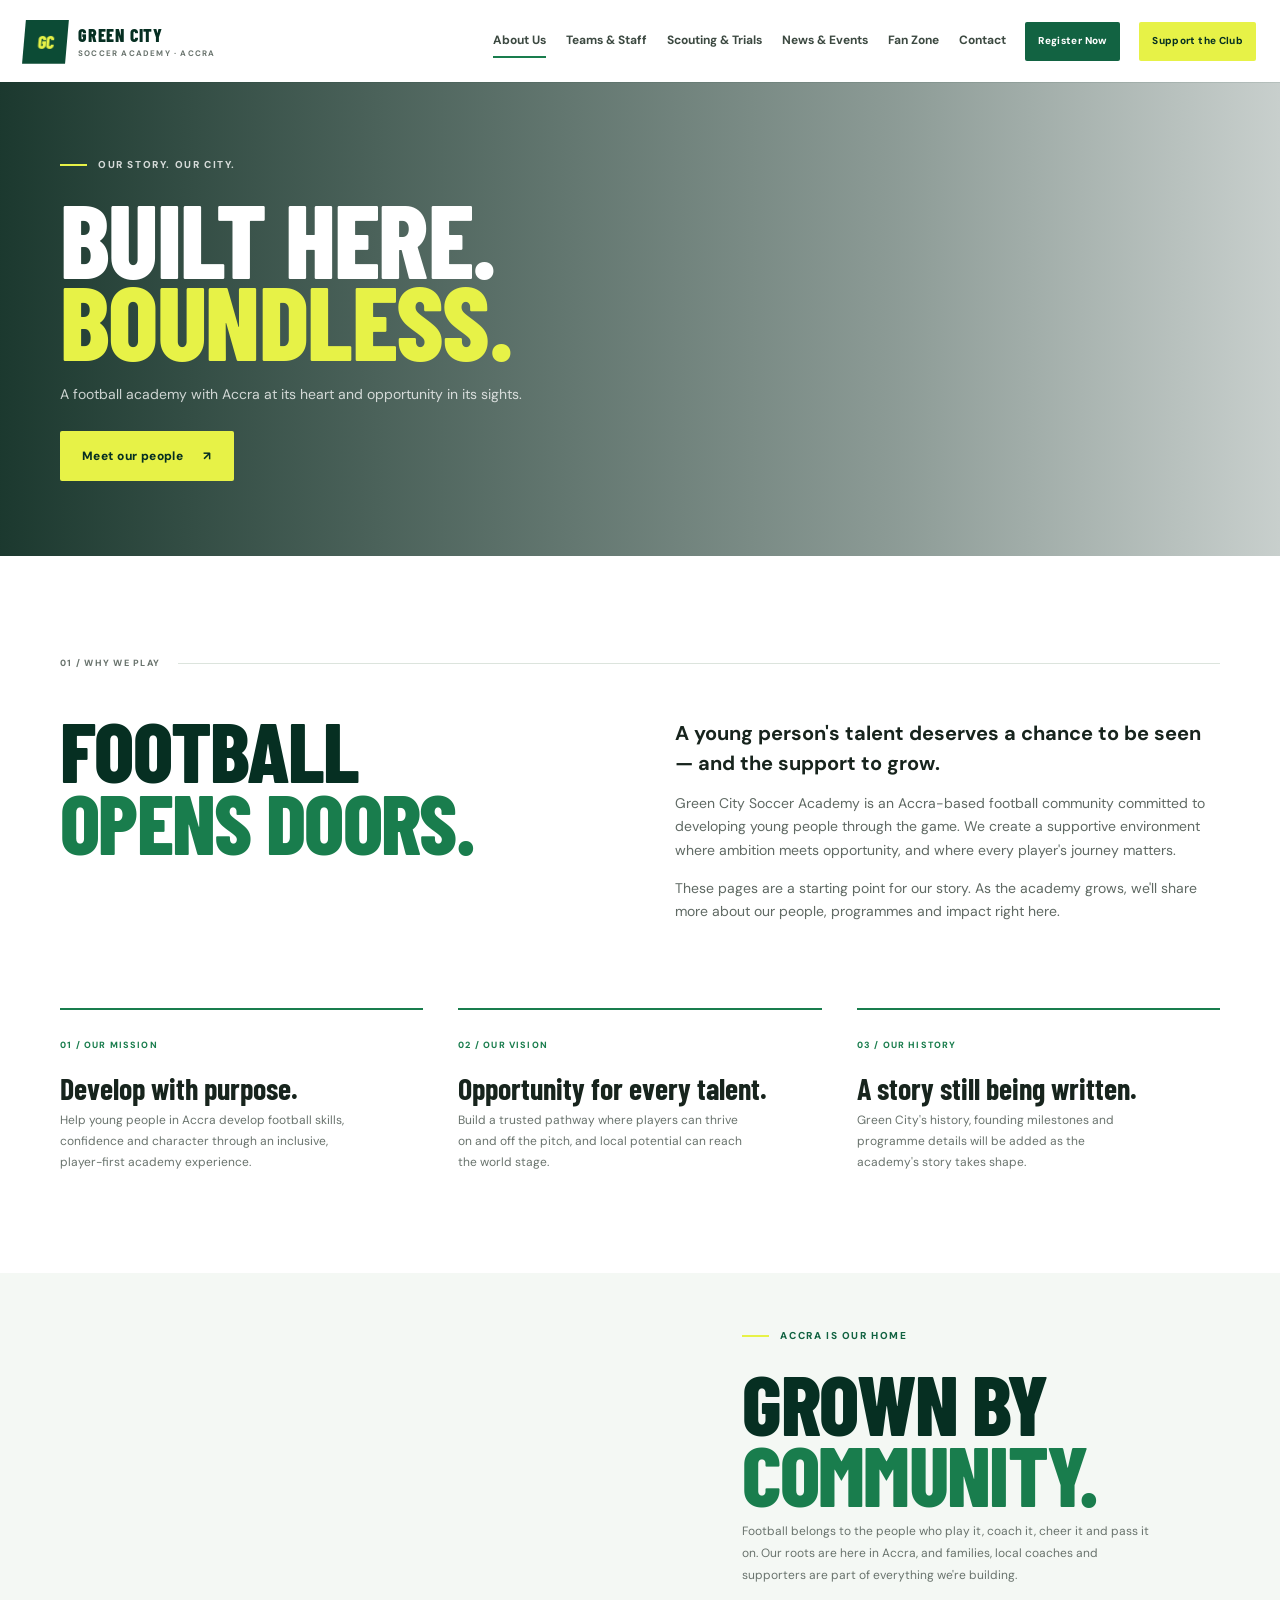
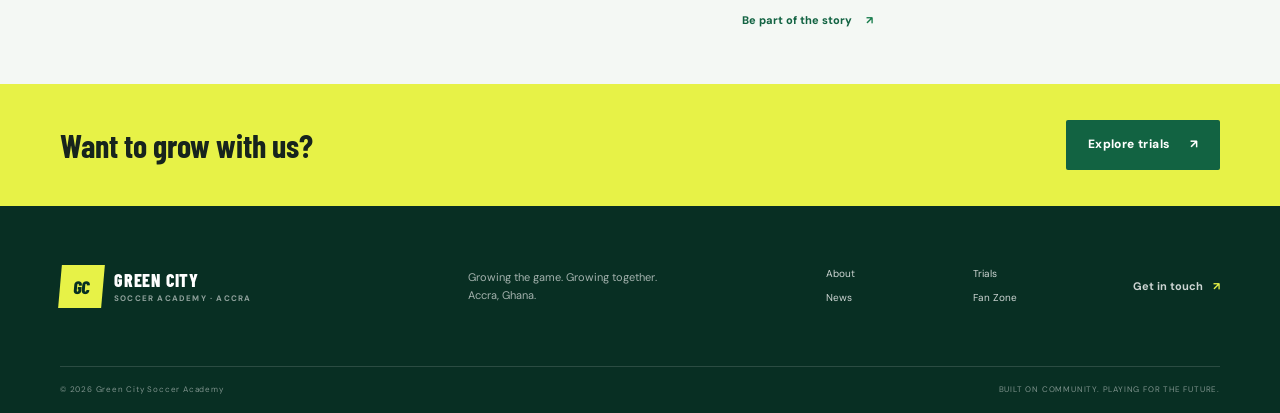
<file: about.html>
<!doctype html>
<html lang="en">
<head><meta charset="utf-8"><meta name="viewport" content="width=device-width, initial-scale=1"><meta name="theme-color" content="#0c4b35"><meta name="description" content="Discover Green City Soccer Academy's mission, vision and roots in the Accra community."><title>About Us | Green City Soccer Academy</title><link rel="preconnect" href="https://fonts.googleapis.com"><link rel="preconnect" href="https://fonts.gstatic.com" crossorigin><link href="https://fonts.googleapis.com/css2?family=Barlow+Condensed:wght@600;700;800&family=DM+Sans:wght@400;500;600;700&display=swap" rel="stylesheet"><link rel="stylesheet" href="styles.css"><script src="script.js" defer></script></head>
<body><a class="skip-link" href="#main">Skip to content</a><header class="site-header"><a class="brand" href="index.html" aria-label="Green City Soccer Academy home"><span class="brand-mark" aria-hidden="true">GC</span><span class="brand-name">GREEN CITY <small>SOCCER ACADEMY · ACCRA</small></span></a><button class="menu-toggle" type="button" aria-expanded="false" aria-controls="site-nav" aria-label="Open navigation"><span></span><span></span><span></span></button><nav class="site-nav" id="site-nav" aria-label="Main navigation"><a href="about.html" aria-current="page">About Us</a><a href="teams.html">Teams &amp; Staff</a><a href="scouting.html">Scouting &amp; Trials</a><a href="news.html">News &amp; Events</a><a href="fan-zone.html">Fan Zone</a><a href="index.html#contact">Contact</a><a class="button button-small button-green" href="scouting.html#register">Register Now</a><a class="button button-small button-yellow" href="fan-zone.html#support">Support the Club</a></nav></header>
<main id="main"><section class="page-hero page-hero-photo about-hero"><div class="container"><p class="eyebrow eyebrow-light"><span class="eyebrow-line"></span> OUR STORY. OUR CITY.</p><h1>BUILT HERE.<br><em>BOUNDLESS.</em></h1><p class="page-hero-copy">A football academy with Accra at its heart and opportunity in its sights.</p><a class="button button-yellow" href="teams.html">Meet our people <span>↗</span></a></div><span class="page-hero-number">02 / ABOUT</span></section>
<section class="section container"><div class="section-kicker"><span>01 / WHY WE PLAY</span><span class="kicker-rule"></span></div><div class="intro-grid"><div><h2 class="display-heading">FOOTBALL<br><span>OPENS DOORS.</span></h2></div><div class="intro-copy"><p class="lead">A young person's talent deserves a chance to be seen — and the support to grow.</p><p>Green City Soccer Academy is an Accra-based football community committed to developing young people through the game. We create a supportive environment where ambition meets opportunity, and where every player's journey matters.</p><p>These pages are a starting point for our story. As the academy grows, we'll share more about our people, programmes and impact right here.</p></div></div>
<div class="about-pillars"><article><span class="value-number">01 / OUR MISSION</span><h3>Develop with purpose.</h3><p>Help young people in Accra develop football skills, confidence and character through an inclusive, player-first academy experience.</p></article><article><span class="value-number">02 / OUR VISION</span><h3>Opportunity for every talent.</h3><p>Build a trusted pathway where players can thrive on and off the pitch, and local potential can reach the world stage.</p></article><article><span class="value-number">03 / OUR HISTORY</span><h3>A story still being written.</h3><p>Green City's history, founding milestones and programme details will be added as the academy's story takes shape.</p></article></div></section>
<section class="community-block"><div class="community-image" role="img" aria-label="Community football action in Accra"></div><div class="community-copy"><p class="eyebrow"><span class="eyebrow-line"></span> ACCRA IS OUR HOME</p><h2 class="display-heading">GROWN BY<br><span>COMMUNITY.</span></h2><p>Football belongs to the people who play it, coach it, cheer it and pass it on. Our roots are here in Accra, and families, local coaches and supporters are part of everything we're building.</p><a class="text-link" href="fan-zone.html">Be part of the story <span>↗</span></a></div></section>
<section class="cta-strip"><div class="container cta-strip-inner"><h2>Want to grow with us?</h2><a class="button button-green" href="scouting.html">Explore trials <span>↗</span></a></div></section></main>
<footer class="site-footer"><div class="container footer-main"><a class="brand brand-footer" href="index.html"><span class="brand-mark" aria-hidden="true">GC</span><span class="brand-name">GREEN CITY <small>SOCCER ACADEMY · ACCRA</small></span></a><p>Growing the game. Growing together.<br>Accra, Ghana.</p><div class="footer-links"><a href="about.html">About</a><a href="scouting.html">Trials</a><a href="news.html">News</a><a href="fan-zone.html">Fan Zone</a></div><a class="footer-contact" href="mailto:hello@greencityacademy.example">Get in touch <span>↗</span></a></div><div class="container footer-bottom"><span>© <span data-year></span> Green City Soccer Academy</span><span>BUILT ON COMMUNITY. PLAYING FOR THE FUTURE.</span></div></footer></body></html>
</file>
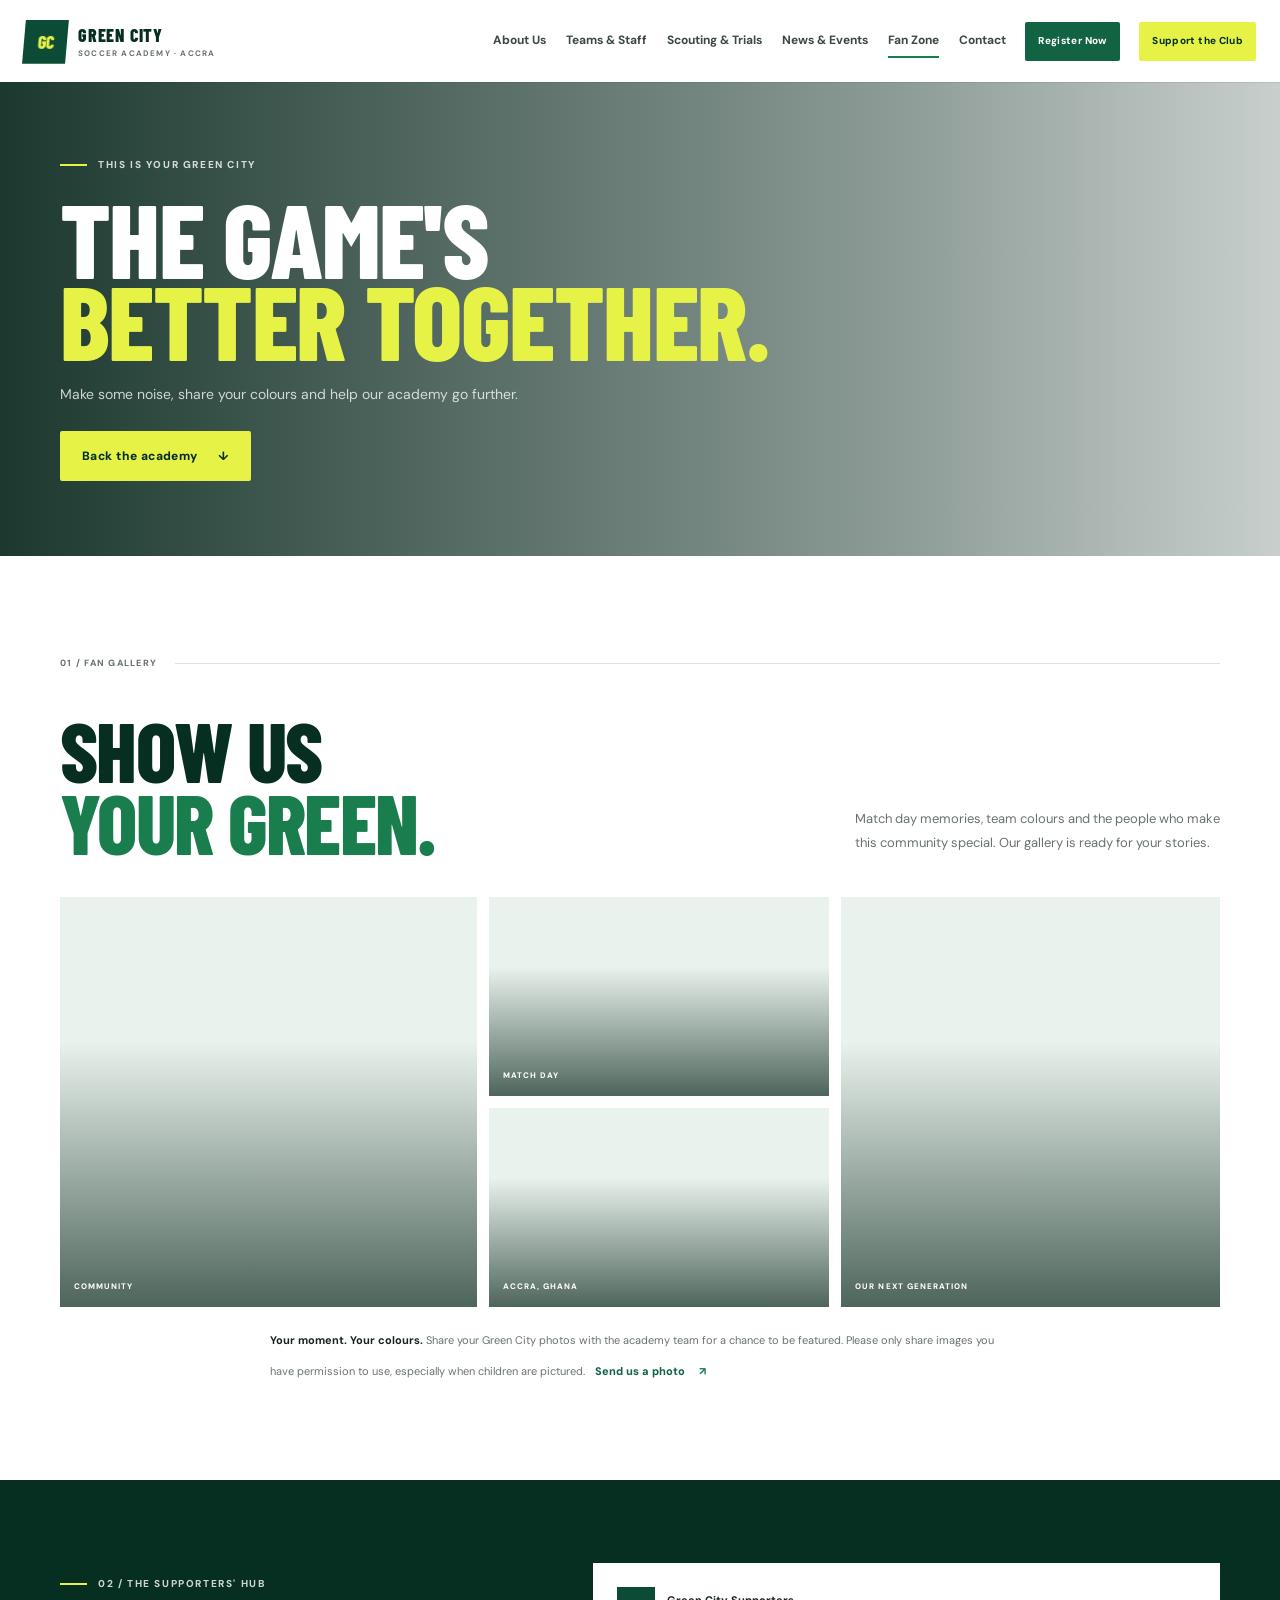
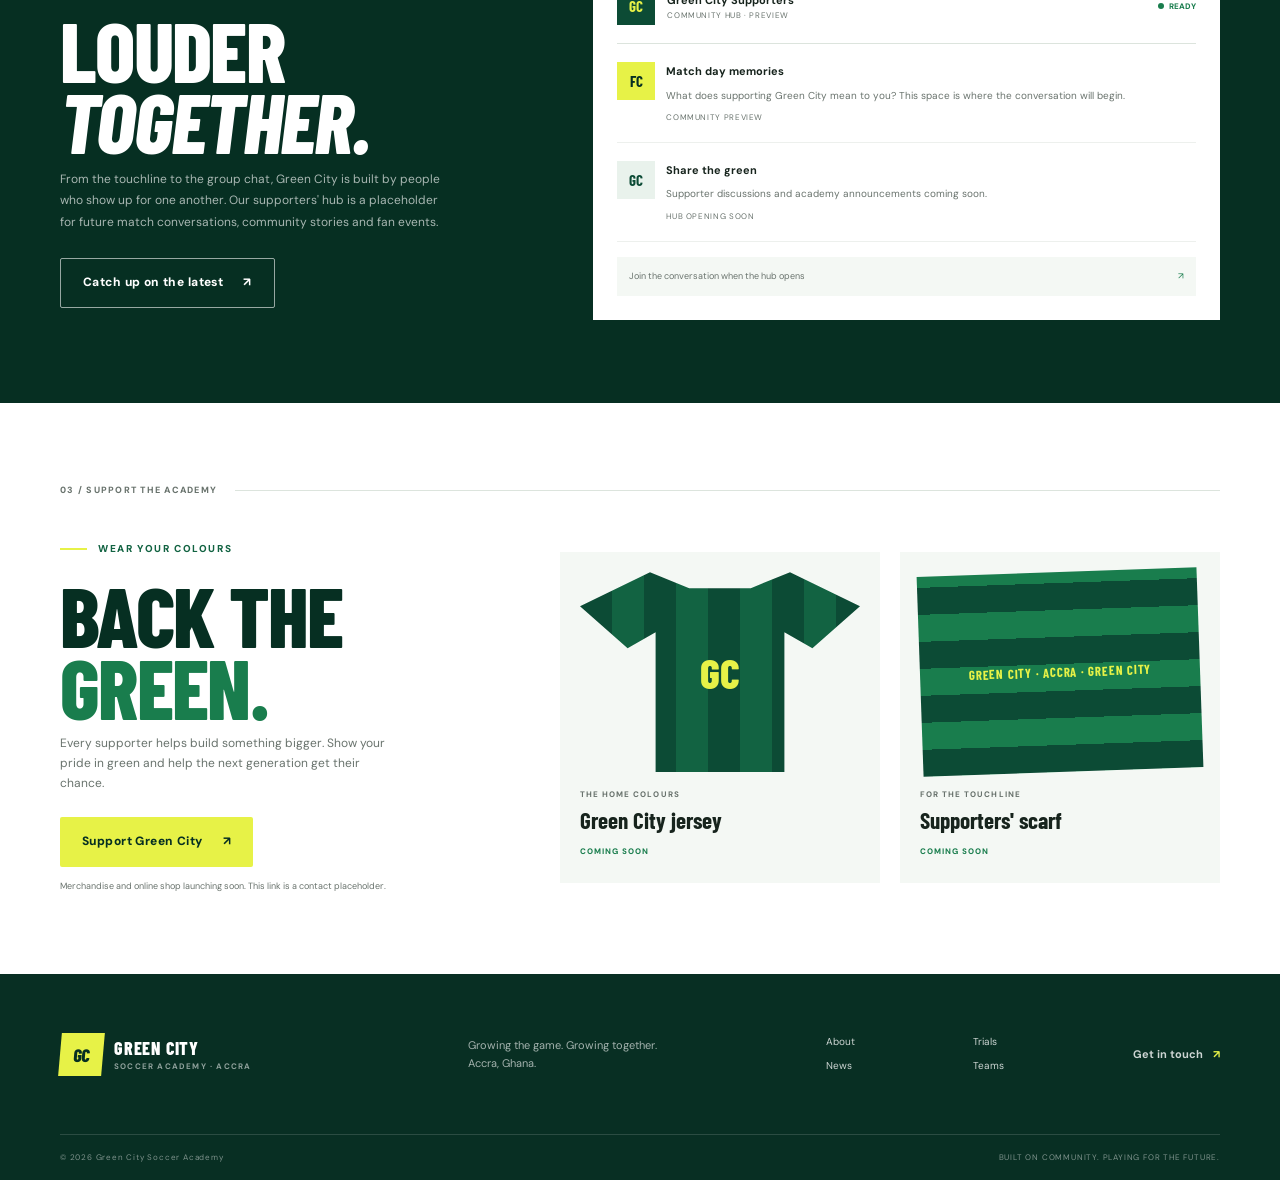
<file: fan-zone.html>
<!doctype html>
<html lang="en">
<head><meta charset="utf-8"><meta name="viewport" content="width=device-width, initial-scale=1"><meta name="theme-color" content="#0c4b35"><meta name="description" content="Join the Green City Soccer Academy Fan Zone: celebrate the fans, connect with supporters and back the academy."><title>Fan Zone | Green City Soccer Academy</title><link rel="preconnect" href="https://fonts.googleapis.com"><link rel="preconnect" href="https://fonts.gstatic.com" crossorigin><link href="https://fonts.googleapis.com/css2?family=Barlow+Condensed:wght@600;700;800&family=DM+Sans:wght@400;500;600;700&display=swap" rel="stylesheet"><link rel="stylesheet" href="styles.css"><script src="script.js" defer></script></head>
<body><a class="skip-link" href="#main">Skip to content</a><header class="site-header"><a class="brand" href="index.html" aria-label="Green City Soccer Academy home"><span class="brand-mark" aria-hidden="true">GC</span><span class="brand-name">GREEN CITY <small>SOCCER ACADEMY · ACCRA</small></span></a><button class="menu-toggle" type="button" aria-expanded="false" aria-controls="site-nav" aria-label="Open navigation"><span></span><span></span><span></span></button><nav class="site-nav" id="site-nav" aria-label="Main navigation"><a href="about.html">About Us</a><a href="teams.html">Teams &amp; Staff</a><a href="scouting.html">Scouting &amp; Trials</a><a href="news.html">News &amp; Events</a><a href="fan-zone.html" aria-current="page">Fan Zone</a><a href="index.html#contact">Contact</a><a class="button button-small button-green" href="scouting.html#register">Register Now</a><a class="button button-small button-yellow" href="#support">Support the Club</a></nav></header>
<main id="main"><section class="page-hero page-hero-photo fans-hero"><div class="container"><p class="eyebrow eyebrow-light"><span class="eyebrow-line"></span> THIS IS YOUR GREEN CITY</p><h1>THE GAME'S<br><em>BETTER TOGETHER.</em></h1><p class="page-hero-copy">Make some noise, share your colours and help our academy go further.</p><a class="button button-yellow" href="#support">Back the academy <span>↓</span></a></div><span class="page-hero-number">05 / FAN ZONE</span></section>
<section class="section container"><div class="section-kicker"><span>01 / FAN GALLERY</span><span class="kicker-rule"></span></div><div class="section-heading-row"><h2 class="display-heading">SHOW US<br><span>YOUR GREEN.</span></h2><p>Match day memories, team colours and the people who make this community special. Our gallery is ready for your stories.</p></div><div class="gallery-grid"><div class="gallery-tile gallery-a" role="img" aria-label="Football supporters celebrating together"><span>COMMUNITY</span></div><div class="gallery-tile gallery-b" role="img" aria-label="Football and boots ready for match day"><span>MATCH DAY</span></div><div class="gallery-tile gallery-c" role="img" aria-label="Young players training together"><span>OUR NEXT GENERATION</span></div><div class="gallery-tile gallery-d" role="img" aria-label="Football pitch in the afternoon sun"><span>ACCRA, GHANA</span></div></div><p class="gallery-instruction"><strong>Your moment. Your colours.</strong> Share your Green City photos with the academy team for a chance to be featured. Please only share images you have permission to use, especially when children are pictured. <a class="text-link" href="mailto:hello@greencityacademy.example">Send us a photo <span>↗</span></a></p></section>
<section class="supporter-section"><div class="container supporter-layout"><div><p class="eyebrow eyebrow-light"><span class="eyebrow-line"></span> 02 / THE SUPPORTERS' HUB</p><h2 class="display-heading">LOUDER<br><em>TOGETHER.</em></h2><p>From the touchline to the group chat, Green City is built by people who show up for one another. Our supporters' hub is a placeholder for future match conversations, community stories and fan events.</p><a class="button button-ghost" href="news.html">Catch up on the latest <span>↗</span></a></div><div class="forum-card"><div class="forum-top"><span class="forum-avatar">GC</span><div><strong>Green City Supporters</strong><small>COMMUNITY HUB · PREVIEW</small></div><span class="forum-online"><i></i> READY</span></div><div class="forum-message"><span class="forum-avatar forum-avatar-yellow">FC</span><div><strong>Match day memories</strong><p>What does supporting Green City mean to you? This space is where the conversation will begin.</p><small>COMMUNITY PREVIEW</small></div></div><div class="forum-message"><span class="forum-avatar forum-avatar-light">GC</span><div><strong>Share the green</strong><p>Supporter discussions and academy announcements coming soon.</p><small>HUB OPENING SOON</small></div></div><div class="forum-reply"><span>Join the conversation when the hub opens</span><span aria-hidden="true">↗</span></div></div></div></section>
<section class="merch-section" id="support"><div class="container"><div class="section-kicker"><span>03 / SUPPORT THE ACADEMY</span><span class="kicker-rule"></span></div><div class="merch-layout"><div><p class="eyebrow"><span class="eyebrow-line"></span> WEAR YOUR COLOURS</p><h2 class="display-heading">BACK THE<br><span>GREEN.</span></h2><p>Every supporter helps build something bigger. Show your pride in green and help the next generation get their chance.</p><a class="button button-yellow" href="mailto:hello@greencityacademy.example?subject=Green%20City%20merchandise%20and%20support">Support Green City <span>↗</span></a><small class="merch-note">Merchandise and online shop launching soon. This link is a contact placeholder.</small></div><div class="merch-products"><article class="merch-item"><div class="merch-jersey" aria-hidden="true"><span>GC</span></div><p class="meta">THE HOME COLOURS</p><h3>Green City jersey</h3><span class="coming-soon">COMING SOON</span></article><article class="merch-item"><div class="merch-scarf" aria-hidden="true"><span>GREEN CITY · ACCRA · GREEN CITY</span></div><p class="meta">FOR THE TOUCHLINE</p><h3>Supporters' scarf</h3><span class="coming-soon">COMING SOON</span></article></div></div></div></section></main>
<footer class="site-footer"><div class="container footer-main"><a class="brand brand-footer" href="index.html"><span class="brand-mark" aria-hidden="true">GC</span><span class="brand-name">GREEN CITY <small>SOCCER ACADEMY · ACCRA</small></span></a><p>Growing the game. Growing together.<br>Accra, Ghana.</p><div class="footer-links"><a href="about.html">About</a><a href="scouting.html">Trials</a><a href="news.html">News</a><a href="teams.html">Teams</a></div><a class="footer-contact" href="mailto:hello@greencityacademy.example">Get in touch <span>↗</span></a></div><div class="container footer-bottom"><span>© <span data-year></span> Green City Soccer Academy</span><span>BUILT ON COMMUNITY. PLAYING FOR THE FUTURE.</span></div></footer></body></html>
</file>
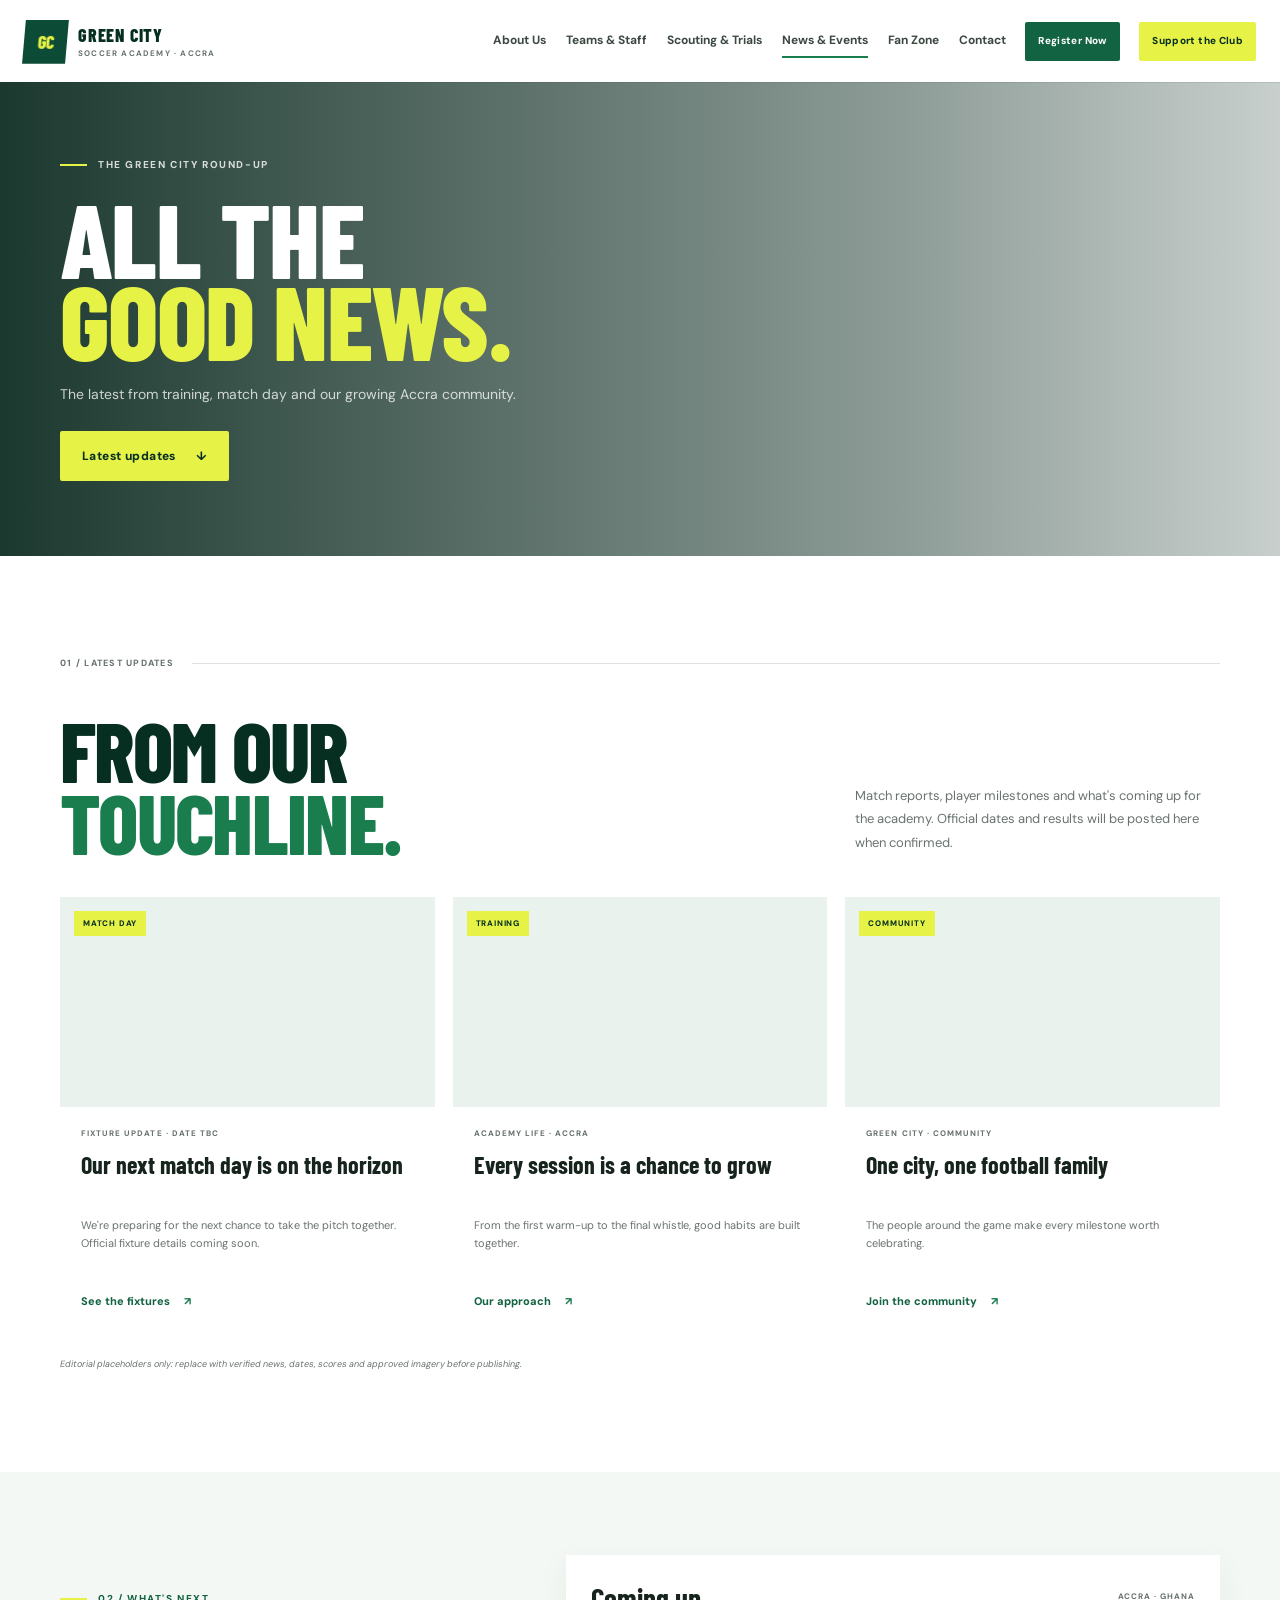
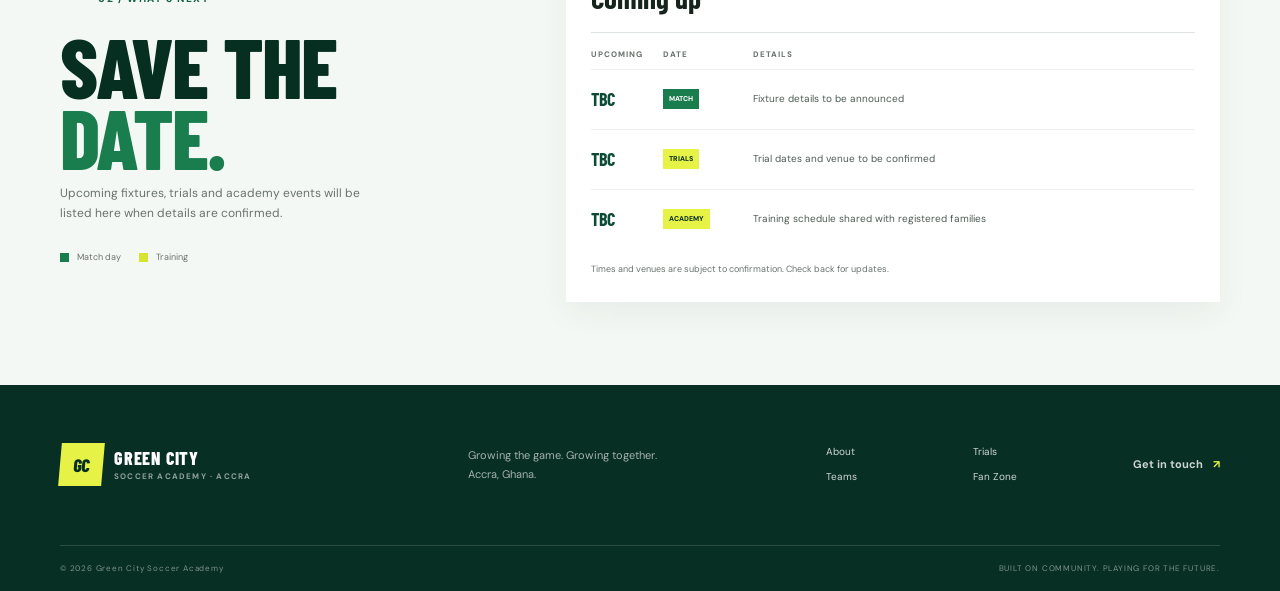
<file: news.html>
<!doctype html>
<html lang="en">
<head><meta charset="utf-8"><meta name="viewport" content="width=device-width, initial-scale=1"><meta name="theme-color" content="#0c4b35"><meta name="description" content="Catch Green City Soccer Academy match updates, fixtures, events and academy news."><title>News &amp; Events | Green City Soccer Academy</title><link rel="preconnect" href="https://fonts.googleapis.com"><link rel="preconnect" href="https://fonts.gstatic.com" crossorigin><link href="https://fonts.googleapis.com/css2?family=Barlow+Condensed:wght@600;700;800&family=DM+Sans:wght@400;500;600;700&display=swap" rel="stylesheet"><link rel="stylesheet" href="styles.css"><script src="script.js" defer></script></head>
<body><a class="skip-link" href="#main">Skip to content</a><header class="site-header"><a class="brand" href="index.html" aria-label="Green City Soccer Academy home"><span class="brand-mark" aria-hidden="true">GC</span><span class="brand-name">GREEN CITY <small>SOCCER ACADEMY · ACCRA</small></span></a><button class="menu-toggle" type="button" aria-expanded="false" aria-controls="site-nav" aria-label="Open navigation"><span></span><span></span><span></span></button><nav class="site-nav" id="site-nav" aria-label="Main navigation"><a href="about.html">About Us</a><a href="teams.html">Teams &amp; Staff</a><a href="scouting.html">Scouting &amp; Trials</a><a href="news.html" aria-current="page">News &amp; Events</a><a href="fan-zone.html">Fan Zone</a><a href="index.html#contact">Contact</a><a class="button button-small button-green" href="scouting.html#register">Register Now</a><a class="button button-small button-yellow" href="fan-zone.html#support">Support the Club</a></nav></header>
<main id="main"><section class="page-hero page-hero-photo news-hero"><div class="container"><p class="eyebrow eyebrow-light"><span class="eyebrow-line"></span> THE GREEN CITY ROUND-UP</p><h1>ALL THE<br><em>GOOD NEWS.</em></h1><p class="page-hero-copy">The latest from training, match day and our growing Accra community.</p><a class="button button-yellow" href="#latest">Latest updates <span>↓</span></a></div><span class="page-hero-number">04 / NEWS</span></section>
<section class="section container" id="latest"><div class="section-kicker"><span>01 / LATEST UPDATES</span><span class="kicker-rule"></span></div><div class="section-heading-row"><h2 class="display-heading">FROM OUR<br><span>TOUCHLINE.</span></h2><p>Match reports, player milestones and what's coming up for the academy. Official dates and results will be posted here when confirmed.</p></div><div class="news-list-grid">
<article class="news-card"><div class="news-card-image image-match"><span class="tag">MATCH DAY</span></div><div class="news-card-body"><p class="meta">FIXTURE UPDATE · DATE TBC</p><h3>Our next match day is on the horizon</h3><p class="article-excerpt">We're preparing for the next chance to take the pitch together. Official fixture details coming soon.</p><a class="text-link" href="#fixtures">See the fixtures <span>↗</span></a></div></article>
<article class="news-card"><div class="news-card-image image-training"><span class="tag">TRAINING</span></div><div class="news-card-body"><p class="meta">ACADEMY LIFE · ACCRA</p><h3>Every session is a chance to grow</h3><p class="article-excerpt">From the first warm-up to the final whistle, good habits are built together.</p><a class="text-link" href="about.html">Our approach <span>↗</span></a></div></article>
<article class="news-card"><div class="news-card-image image-community"><span class="tag">COMMUNITY</span></div><div class="news-card-body"><p class="meta">GREEN CITY · COMMUNITY</p><h3>One city, one football family</h3><p class="article-excerpt">The people around the game make every milestone worth celebrating.</p><a class="text-link" href="fan-zone.html">Join the community <span>↗</span></a></div></article></div><p class="template-note">Editorial placeholders only: replace with verified news, dates, scores and approved imagery before publishing.</p></section>
<section class="calendar-section" id="fixtures"><div class="container calendar-layout"><div><p class="eyebrow"><span class="eyebrow-line"></span> 02 / WHAT'S NEXT</p><h2 class="display-heading">SAVE THE<br><span>DATE.</span></h2><p>Upcoming fixtures, trials and academy events will be listed here when details are confirmed.</p><div class="calendar-legend"><span class="legend-match"></span> Match day <span class="legend-training"></span> Training</div></div><div class="calendar-card"><div class="calendar-header"><h3>Coming up</h3><span>ACCRA · GHANA</span></div><div class="calendar-week"><span>UPCOMING</span><span>DATE</span><span>DETAILS</span></div><div class="calendar-event"><span class="calendar-day">TBC</span><span class="event-type event-match">MATCH</span><span>Fixture details to be announced</span></div><div class="calendar-event"><span class="calendar-day">TBC</span><span class="event-type event-training">TRIALS</span><span>Trial dates and venue to be confirmed</span></div><div class="calendar-event"><span class="calendar-day">TBC</span><span class="event-type event-training">ACADEMY</span><span>Training schedule shared with registered families</span></div><p class="calendar-disclaimer">Times and venues are subject to confirmation. Check back for updates.</p></div></div></section></main>
<footer class="site-footer"><div class="container footer-main"><a class="brand brand-footer" href="index.html"><span class="brand-mark" aria-hidden="true">GC</span><span class="brand-name">GREEN CITY <small>SOCCER ACADEMY · ACCRA</small></span></a><p>Growing the game. Growing together.<br>Accra, Ghana.</p><div class="footer-links"><a href="about.html">About</a><a href="scouting.html">Trials</a><a href="teams.html">Teams</a><a href="fan-zone.html">Fan Zone</a></div><a class="footer-contact" href="mailto:hello@greencityacademy.example">Get in touch <span>↗</span></a></div><div class="container footer-bottom"><span>© <span data-year></span> Green City Soccer Academy</span><span>BUILT ON COMMUNITY. PLAYING FOR THE FUTURE.</span></div></footer></body></html>
</file>
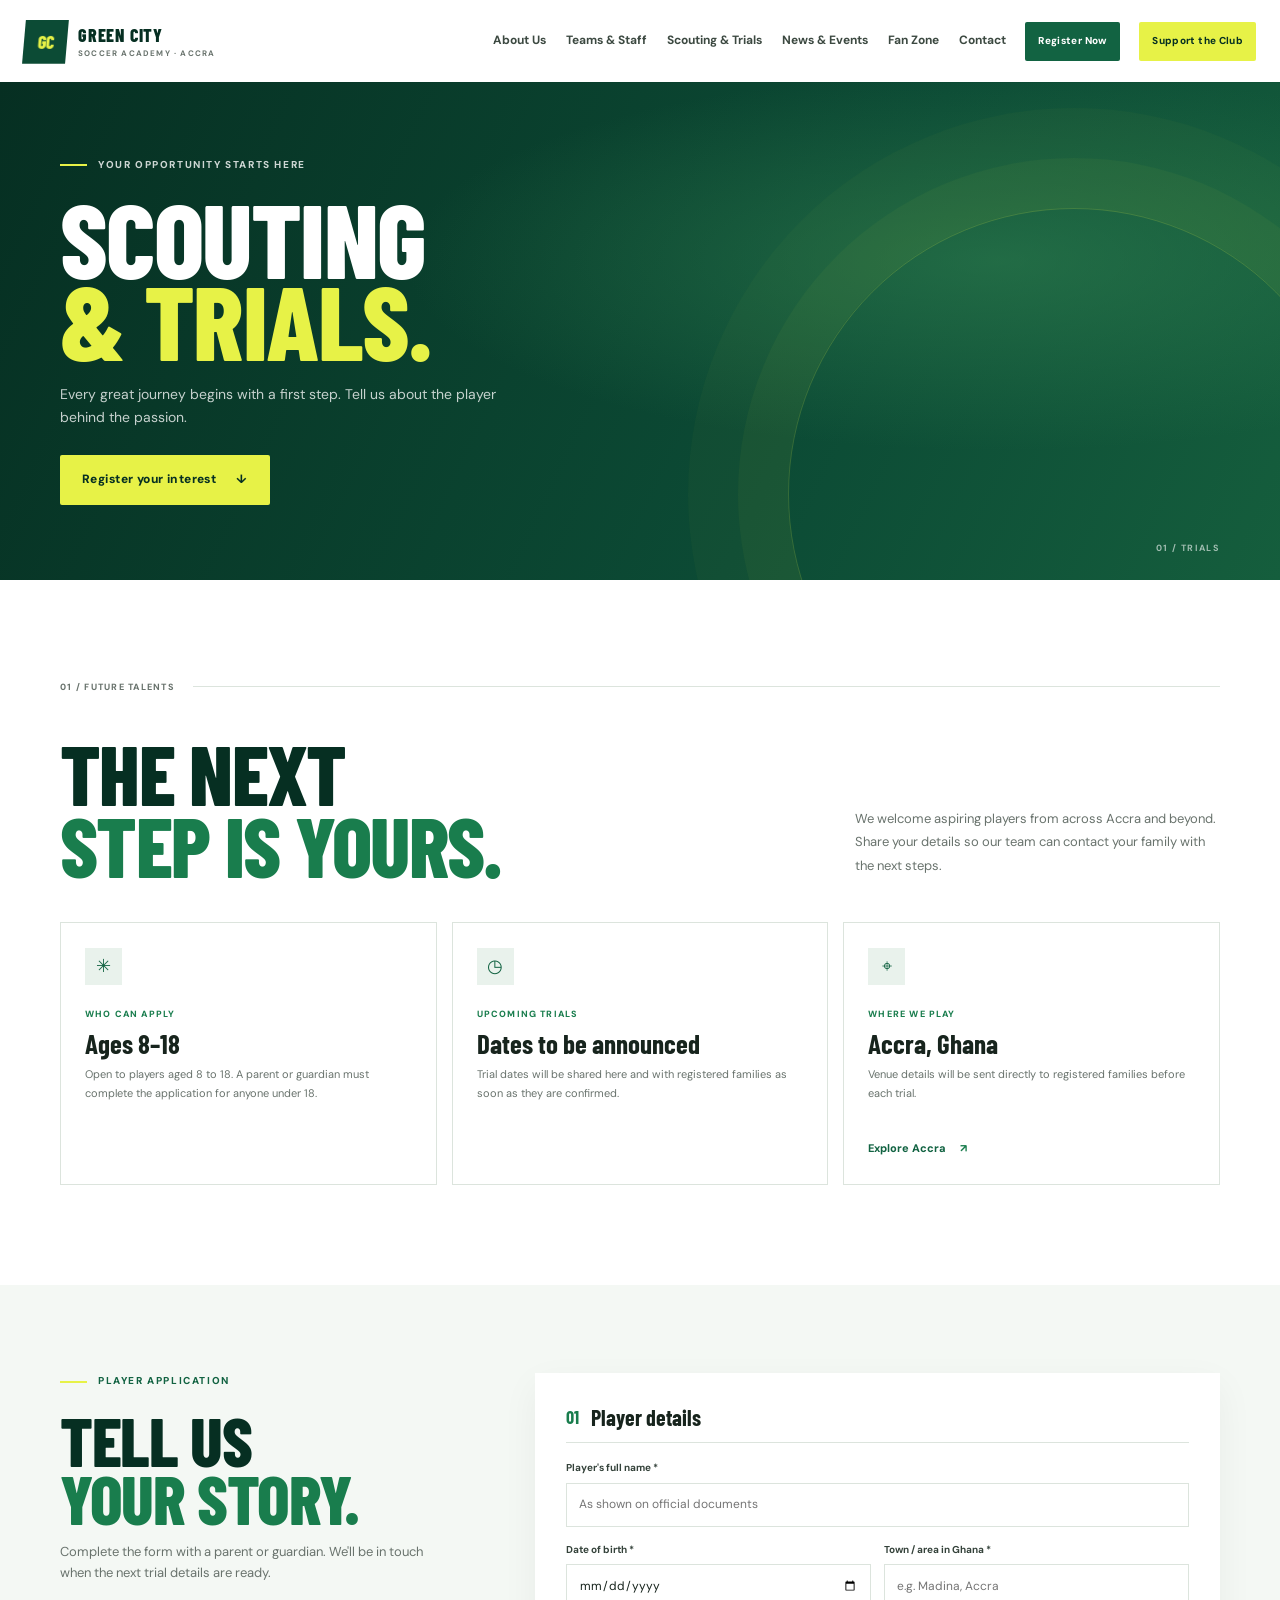
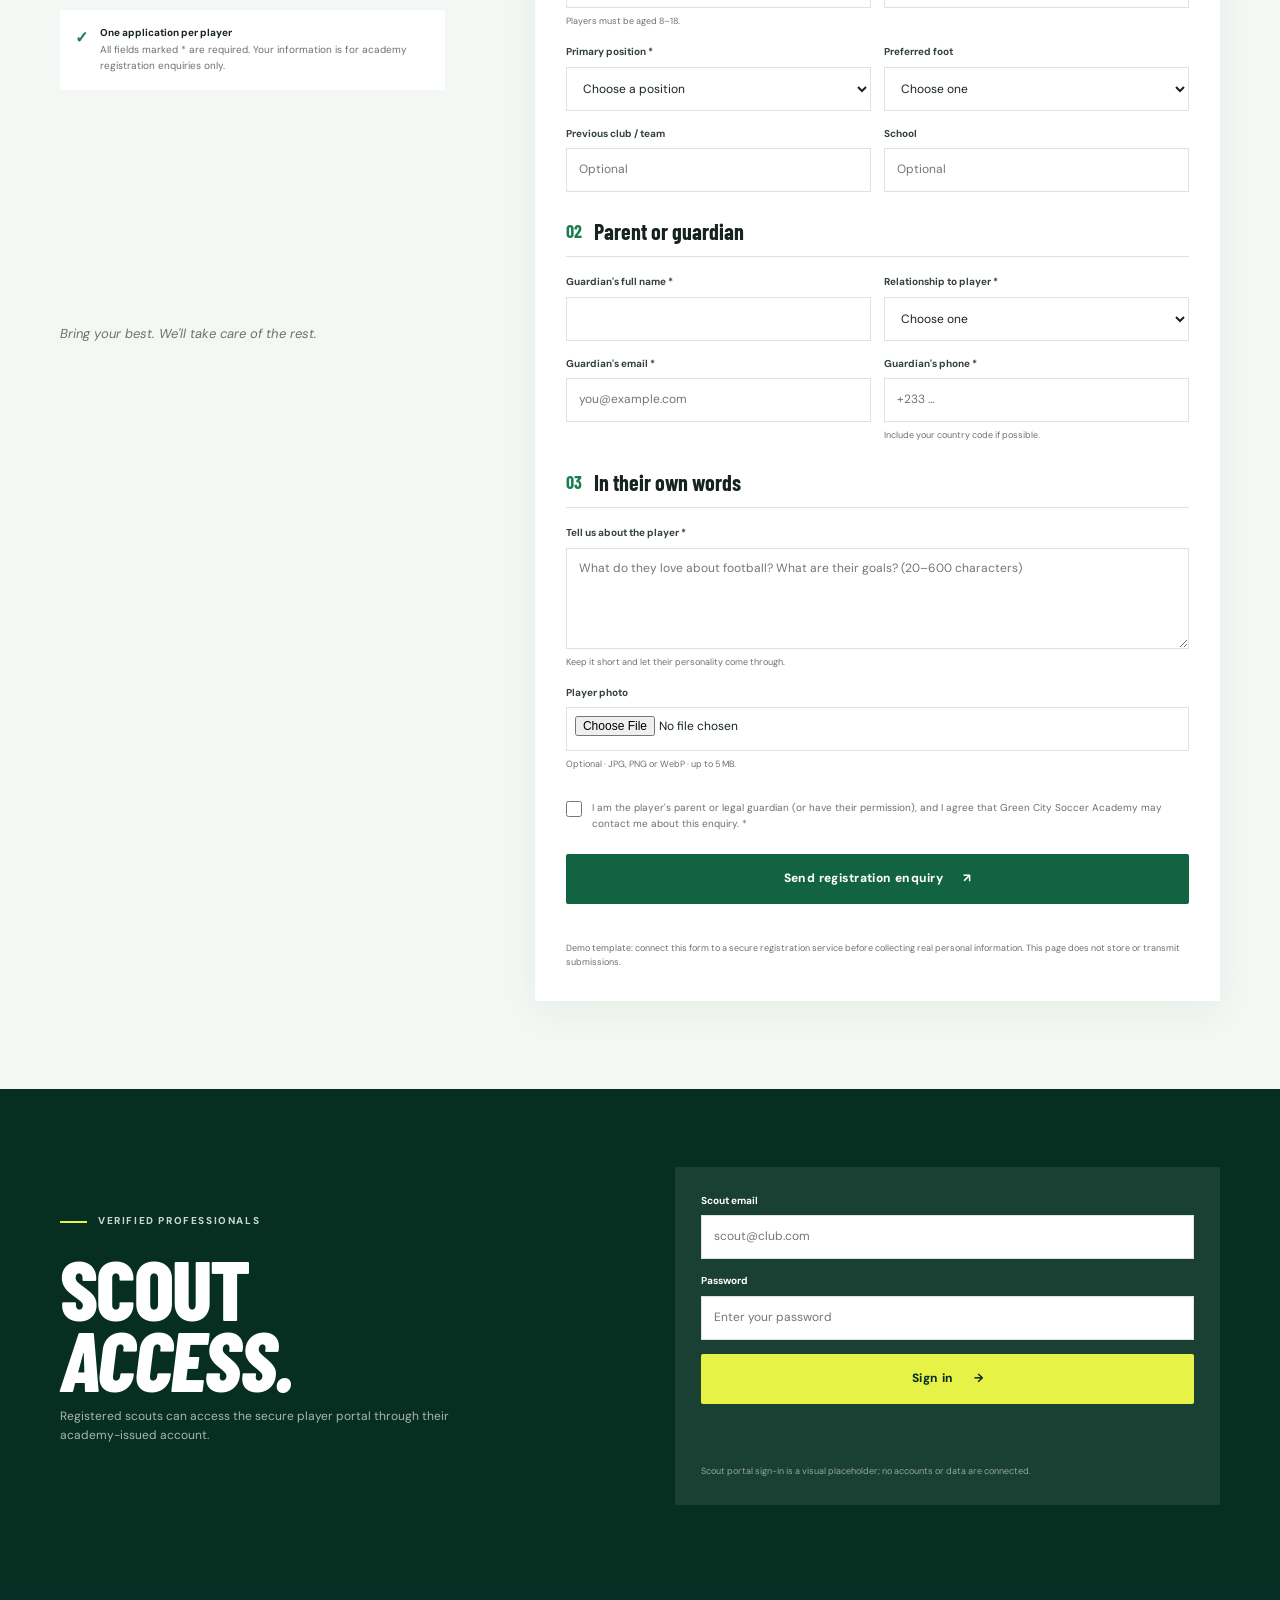
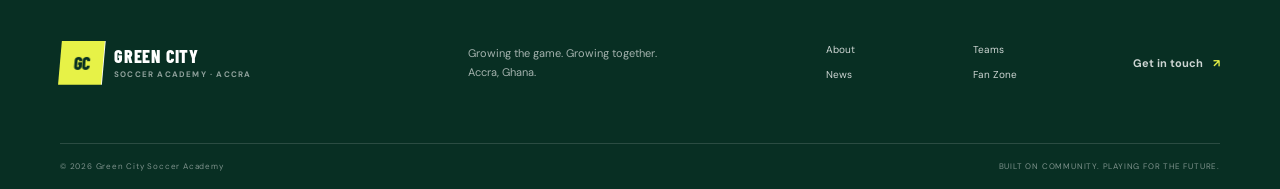
<file: scouting.html>
<!doctype html>
<html lang="en">
<head>
  <meta charset="utf-8"><meta name="viewport" content="width=device-width, initial-scale=1"><meta name="theme-color" content="#0c4b35">
  <meta name="description" content="Find out about Green City Soccer Academy trials and register your interest in joining the Accra academy.">
  <title>Scouting &amp; Trials | Green City Soccer Academy</title>
  <link rel="preconnect" href="https://fonts.googleapis.com"><link rel="preconnect" href="https://fonts.gstatic.com" crossorigin><link href="https://fonts.googleapis.com/css2?family=Barlow+Condensed:wght@600;700;800&family=DM+Sans:wght@400;500;600;700&display=swap" rel="stylesheet">
  <link rel="stylesheet" href="styles.css"><script src="script.js" defer></script>
</head>
<body>
  <a class="skip-link" href="#main">Skip to content</a>
  <header class="site-header"><a class="brand" href="index.html" aria-label="Green City Soccer Academy home"><span class="brand-mark" aria-hidden="true">GC</span><span class="brand-name">GREEN CITY <small>SOCCER ACADEMY · ACCRA</small></span></a><button class="menu-toggle" type="button" aria-expanded="false" aria-controls="site-nav" aria-label="Open navigation"><span></span><span></span><span></span></button><nav class="site-nav" id="site-nav" aria-label="Main navigation"><a href="about.html">About Us</a><a href="teams.html">Teams &amp; Staff</a><a href="scouting.html">Scouting &amp; Trials</a><a href="news.html">News &amp; Events</a><a href="fan-zone.html">Fan Zone</a><a href="index.html#contact">Contact</a><a class="button button-small button-green" href="#register">Register Now</a><a class="button button-small button-yellow" href="fan-zone.html#support">Support the Club</a></nav></header>
  <main id="main">
    <section class="page-hero page-hero-green"><div class="container"><p class="eyebrow eyebrow-light"><span class="eyebrow-line"></span> YOUR OPPORTUNITY STARTS HERE</p><h1>SCOUTING<br><em>&amp; TRIALS.</em></h1><p class="page-hero-copy">Every great journey begins with a first step. Tell us about the player behind the passion.</p><a class="button button-yellow" href="#register">Register your interest <span>↓</span></a></div><span class="page-hero-number">01 / TRIALS</span></section>
    <section class="section container">
      <div class="section-kicker"><span>01 / FUTURE TALENTS</span><span class="kicker-rule"></span></div><div class="section-heading-row"><h2 class="display-heading">THE NEXT<br><span>STEP IS YOURS.</span></h2><p>We welcome aspiring players from across Accra and beyond. Share your details so our team can contact your family with the next steps.</p></div>
      <div class="info-cards"><article class="info-card"><span class="info-icon">✳</span><p class="meta">WHO CAN APPLY</p><h3>Ages 8–18</h3><p>Open to players aged 8 to 18. A parent or guardian must complete the application for anyone under 18.</p></article><article class="info-card"><span class="info-icon">◷</span><p class="meta">UPCOMING TRIALS</p><h3>Dates to be announced</h3><p>Trial dates will be shared here and with registered families as soon as they are confirmed.</p></article><article class="info-card"><span class="info-icon">⌖</span><p class="meta">WHERE WE PLAY</p><h3>Accra, Ghana</h3><p>Venue details will be sent directly to registered families before each trial.</p><a class="text-link" href="https://maps.google.com/?q=Accra%2C+Ghana" target="_blank" rel="noopener noreferrer">Explore Accra <span>↗</span></a></article></div>
    </section>
    <section class="registration-section" id="register"><div class="container registration-layout"><div class="registration-aside"><p class="eyebrow"><span class="eyebrow-line"></span> PLAYER APPLICATION</p><h2 class="display-heading">TELL US<br><span>YOUR STORY.</span></h2><p>Complete the form with a parent or guardian. We'll be in touch when the next trial details are ready.</p><div class="form-note"><span>✓</span><p><strong>One application per player</strong><br>All fields marked * are required. Your information is for academy registration enquiries only.</p></div><div class="application-photo" role="img" aria-label="Young footballer preparing for a trial"></div><p class="photo-caption">Bring your best. We'll take care of the rest.</p></div>
      <form class="trial-form" id="trial-form">
        <div class="form-section-heading"><span>01</span><h3>Player details</h3></div>
        <div class="form-grid"><label class="field field-full">Player's full name *<input name="playerName" autocomplete="name" required maxlength="100" placeholder="As shown on official documents"></label>
          <label class="field">Date of birth *<input name="dateOfBirth" type="date" required data-age-min="8" data-age-max="18" aria-describedby="dob-help"><small id="dob-help">Players must be aged 8–18.</small></label>
          <label class="field">Town / area in Ghana *<input name="location" required maxlength="100" placeholder="e.g. Madina, Accra"></label>
          <label class="field">Primary position *<select name="position" required><option value="">Choose a position</option><option>Goalkeeper</option><option>Right back</option><option>Centre back</option><option>Left back</option><option>Defensive midfielder</option><option>Central midfielder</option><option>Attacking midfielder</option><option>Right winger</option><option>Left winger</option><option>Striker</option><option>Other</option></select></label>
          <label class="field">Preferred foot<select name="preferredFoot"><option value="">Choose one</option><option>Right</option><option>Left</option><option>Both</option></select></label>
          <label class="field">Previous club / team<input name="previousClub" maxlength="120" placeholder="Optional"></label>
          <label class="field">School<input name="school" maxlength="120" placeholder="Optional"></label>
        </div>
        <div class="form-section-heading"><span>02</span><h3>Parent or guardian</h3></div>
        <div class="form-grid"><label class="field">Guardian's full name *<input name="guardianName" required maxlength="100" autocomplete="name"></label><label class="field">Relationship to player *<select name="relationship" required><option value="">Choose one</option><option>Parent</option><option>Guardian</option><option>Other caregiver</option></select></label>
          <label class="field">Guardian's email *<input name="guardianEmail" type="email" required maxlength="254" autocomplete="email" placeholder="you@example.com"></label><label class="field">Guardian's phone *<input name="guardianPhone" type="tel" required autocomplete="tel" inputmode="tel" minlength="7" maxlength="25" placeholder="+233 ..."><small>Include your country code if possible.</small></label>
        </div>
        <div class="form-section-heading"><span>03</span><h3>In their own words</h3></div>
        <div class="form-grid"><label class="field field-full">Tell us about the player *<textarea name="aboutPlayer" required minlength="20" maxlength="600" rows="4" placeholder="What do they love about football? What are their goals? (20–600 characters)"></textarea><small>Keep it short and let their personality come through.</small></label>
          <label class="field field-full">Player photo <input name="playerPhoto" type="file" accept="image/jpeg,image/png,image/webp" data-max-bytes="5000000" aria-describedby="photo-help"><small id="photo-help">Optional · JPG, PNG or WebP · up to 5 MB.</small><span class="file-name" aria-live="polite"></span></label>
        </div>
        <label class="consent-check"><input type="checkbox" name="guardianConsent" required><span>I am the player's parent or legal guardian (or have their permission), and I agree that Green City Soccer Academy may contact me about this enquiry. *</span></label>
        <button class="button button-green submit-button" type="submit">Send registration enquiry <span>↗</span></button>
        <p class="form-status" id="form-status" role="status" aria-live="polite"></p>
        <p class="form-disclaimer">Demo template: connect this form to a secure registration service before collecting real personal information. This page does not store or transmit submissions.</p>
      </form></div></section>
    <section class="scout-section"><div class="container scout-layout"><div><p class="eyebrow eyebrow-light"><span class="eyebrow-line"></span> VERIFIED PROFESSIONALS</p><h2 class="display-heading">SCOUT<br><em>ACCESS.</em></h2><p>Registered scouts can access the secure player portal through their academy-issued account.</p></div><form class="scout-form" data-demo-form><label class="field">Scout email<input type="email" name="scoutEmail" required autocomplete="username" placeholder="scout@club.com"></label><label class="field">Password<input type="password" name="password" required autocomplete="current-password" placeholder="Enter your password"></label><button class="button button-yellow" type="submit">Sign in <span>→</span></button><p class="form-status" role="status" aria-live="polite"></p><small>Scout portal sign-in is a visual placeholder; no accounts or data are connected.</small></form></div></section>
  </main>
  <footer class="site-footer"><div class="container footer-main"><a class="brand brand-footer" href="index.html"><span class="brand-mark" aria-hidden="true">GC</span><span class="brand-name">GREEN CITY <small>SOCCER ACADEMY · ACCRA</small></span></a><p>Growing the game. Growing together.<br>Accra, Ghana.</p><div class="footer-links"><a href="about.html">About</a><a href="teams.html">Teams</a><a href="news.html">News</a><a href="fan-zone.html">Fan Zone</a></div><a class="footer-contact" href="mailto:hello@greencityacademy.example">Get in touch <span>↗</span></a></div><div class="container footer-bottom"><span>© <span data-year></span> Green City Soccer Academy</span><span>BUILT ON COMMUNITY. PLAYING FOR THE FUTURE.</span></div></footer>
</body></html>
</file>
<file: styles.css>
:root {
  color-scheme: light;
  --green-950: #062f22;
  --green-900: #0c4b35;
  --green-800: #126342;
  --green-700: #197d4d;
  --green-100: #e9f2ec;
  --green-50: #f4f8f4;
  --yellow: #e7f247;
  --yellow-dark: #d5e52f;
  --ink: #17241d;
  --muted: #69736d;
  --line: #dce4dd;
  --white: #fff;
  --heading: "Barlow Condensed", Impact, sans-serif;
  --body: "DM Sans", Arial, sans-serif;
}

* { box-sizing: border-box; }
html { scroll-behavior: smooth; scroll-padding-top: 6rem; }
body { margin: 0; color: var(--ink); background: var(--white); font-family: var(--body); font-size: 16px; line-height: 1.65; }
img { display: block; width: 100%; }
a { color: inherit; text-decoration: none; }
button, input, select, textarea { font: inherit; }
button, a { -webkit-tap-highlight-color: transparent; }
.container { width: min(1160px, calc(100% - 48px)); margin-inline: auto; }
.skip-link { position: fixed; z-index: 100; top: 10px; left: 10px; padding: 10px 14px; transform: translateY(-150%); color: var(--white); background: var(--green-950); }
.skip-link:focus { transform: translateY(0); }

.site-header { position: sticky; z-index: 30; top: 0; display: flex; min-height: 82px; align-items: center; justify-content: space-between; gap: 28px; padding: 0 max(24px, calc((100vw - 1320px) / 2)); background: rgba(255,255,255,.97); box-shadow: 0 1px 0 rgba(6,47,34,.09); }
.brand { display: inline-flex; flex: 0 0 auto; align-items: center; gap: 11px; }
.brand-mark { display: grid; width: 43px; height: 43px; place-items: center; color: var(--yellow); background: var(--green-900); font: 800 18px var(--heading); letter-spacing: -.04em; transform: skew(-5deg); }
.brand-name { color: var(--green-950); font: 800 18px/1 var(--heading); letter-spacing: .045em; }
.brand-name small { display: block; margin-top: 5px; color: var(--muted); font: 700 8px/1 var(--body); letter-spacing: .15em; }
.site-nav { display: flex; align-items: center; gap: clamp(12px, 1.55vw, 23px); }
.site-nav > a:not(.button) { position: relative; padding-block: 9px; color: #3c4941; font-size: 12px; font-weight: 700; white-space: nowrap; }
.site-nav > a:not(.button)::after { position: absolute; right: 0; bottom: 2px; left: 0; height: 2px; background: var(--green-700); content: ""; transform: scaleX(0); transform-origin: left; transition: transform .2s ease; }
.site-nav > a:not(.button):hover::after, .site-nav > a[aria-current="page"]::after { transform: scaleX(1); }
.menu-toggle { display: none; }
.button { display: inline-flex; min-height: 50px; align-items: center; justify-content: center; gap: 20px; padding: 0 22px; border: 0; border-radius: 2px; cursor: pointer; font-size: 12px; font-weight: 800; letter-spacing: .035em; transition: transform .2s ease, background .2s ease, box-shadow .2s ease; }
.button:hover { box-shadow: 0 8px 20px rgba(6,47,34,.18); transform: translateY(-3px); }
.button:focus-visible, a:focus-visible, summary:focus-visible { outline: 3px solid #bdc928; outline-offset: 3px; }
.button-small { min-height: 39px; gap: 8px; padding-inline: 13px; font-size: 10px; white-space: nowrap; }
.button-green { color: var(--white); background: var(--green-800); }
.button-green:hover { background: var(--green-950); }
.button-yellow { color: var(--green-950); background: var(--yellow); }
.button-yellow:hover { background: var(--yellow-dark); }
.button-ghost { color: var(--white); border: 1px solid rgba(255,255,255,.58); background: transparent; }
.button-ghost:hover { color: var(--green-950); background: var(--white); }

.hero { position: relative; display: flex; min-height: min(700px, calc(100svh - 82px)); align-items: center; overflow: hidden; color: var(--white); background: var(--green-950); }
.hero-slides, .hero-slide { position: absolute; inset: 0; }
.hero-slide { background-position: center; background-size: cover; opacity: 0; transition: opacity 1s ease-in-out; }
.hero-slide.is-active { opacity: 1; }
.hero-slide-match { background-image: url("https://images.pexels.com/photos/274422/pexels-photo-274422.jpeg?auto=compress&cs=tinysrgb&w=2000"); background-position: center 38%; }
.hero-slide-training { background-image: url("https://images.unsplash.com/photo-1517466787929-bc90951d0974?auto=format&fit=crop&w=2000&q=90"); background-position: center 42%; }
.hero-slide-community { background-image: url("https://images.unsplash.com/photo-1522778119026-d647f0596c20?auto=format&fit=crop&w=2000&q=90"); background-position: center 50%; }
.hero-shade { position: absolute; inset: 0; background: linear-gradient(90deg, rgba(5,37,26,.94) 0%, rgba(5,37,26,.78) 38%, rgba(5,37,26,.25) 76%, rgba(5,37,26,.1)), linear-gradient(0deg, rgba(5,37,26,.5), transparent 45%); }
.hero-content { position: relative; z-index: 1; padding-block: 82px 100px; }
.eyebrow { display: flex; align-items: center; gap: 11px; margin: 0 0 22px; color: var(--green-800); font-size: 10px; font-weight: 800; letter-spacing: .16em; }
.eyebrow-light { color: rgba(255,255,255,.8); }
.eyebrow-line { display: inline-block; width: 27px; height: 2px; background: var(--yellow); }
.hero h1, .page-hero h1 { margin: 0; font: 800 clamp(66px, 10vw, 128px)/.79 var(--heading); letter-spacing: -.015em; }
.hero h1 em, .page-hero h1 em, .join-banner h2 em { color: var(--yellow); font-style: normal; }
.hero-copy { max-width: 460px; margin: 29px 0 26px; color: rgba(255,255,255,.83); font-size: 15px; line-height: 1.8; }
.hero-actions { display: flex; flex-wrap: wrap; gap: 12px; }
.hero-footnote { display: flex; align-items: center; gap: 10px; margin-top: 70px; color: rgba(255,255,255,.72); font-size: 9px; font-weight: 700; letter-spacing: .16em; }
.pulse-dot { width: 7px; height: 7px; border-radius: 50%; background: var(--yellow); box-shadow: 0 0 0 5px rgba(231,242,71,.16); }
.hero-footnote-divider { color: var(--yellow); }
.hero-index { position: absolute; right: max(24px, calc((100vw - 1160px) / 2)); bottom: 35px; color: var(--white); font: 700 15px var(--heading); letter-spacing: .1em; }
.hero-index span { color: var(--yellow); }
.section { padding-block: 100px; }
.section-kicker { display: flex; align-items: center; gap: 18px; margin-bottom: 43px; color: var(--muted); font-size: 9px; font-weight: 800; letter-spacing: .14em; }
.kicker-rule { flex: 1; height: 1px; background: var(--line); }
.section-kicker > .text-link { flex: 0 0 auto; }
.display-heading { margin: 0; color: var(--green-950); font: 800 clamp(48px, 7vw, 84px)/.85 var(--heading); letter-spacing: -.02em; }
.display-heading > span { color: var(--green-700); }
.intro-grid { display: grid; grid-template-columns: 1fr 1fr; gap: 70px; align-items: start; }
.intro-copy { max-width: 530px; padding-top: 4px; color: #5f6963; font-size: 14px; }
.intro-copy p { margin: 0 0 15px; }
.intro-copy .lead { margin-bottom: 14px; color: var(--ink); font-size: 20px; font-weight: 700; line-height: 1.5; }
.text-link { display: inline-flex; align-items: center; gap: 14px; margin-top: 13px; color: var(--green-800); font-size: 11px; font-weight: 800; }
.text-link span { color: var(--green-700); transition: transform .2s ease; }
.text-link:hover span { transform: translate(3px,-2px); }
.value-strip { display: grid; grid-template-columns: repeat(3,1fr); margin-top: 75px; border-top: 1px solid var(--line); }
.value-strip article { min-height: 160px; padding: 26px 30px 20px 0; border-right: 1px solid var(--line); }
.value-strip article + article { padding-left: 30px; }
.value-strip article:last-child { border: 0; }
.value-number, .meta { margin: 0; color: var(--green-700); font-size: 9px; font-weight: 800; letter-spacing: .13em; }
.value-strip h3, .about-pillars h3 { margin: 17px 0 7px; font: 700 27px/1 var(--heading); }
.value-strip p, .about-pillars p { max-width: 290px; margin: 0; color: var(--muted); font-size: 12px; line-height: 1.75; }
.feature-band { display: grid; min-height: 470px; grid-template-columns: 1fr 1fr; background: var(--green-50); }
.feature-image { min-height: 470px; background: url("https://images.pexels.com/photos/274422/pexels-photo-274422.jpeg?auto=compress&cs=tinysrgb&w=1300") center/cover no-repeat; }
.feature-panel { display: flex; max-width: 650px; flex-direction: column; align-items: flex-start; justify-content: center; padding: 70px clamp(35px, 8vw, 120px); }
.feature-panel .display-heading { font-size: clamp(48px, 6vw, 72px); }
.feature-panel > p:not(.eyebrow) { max-width: 400px; margin: 23px 0; color: var(--muted); font-size: 13px; line-height: 1.8; }
.section-heading-row { display: flex; align-items: flex-end; justify-content: space-between; gap: 35px; margin-bottom: 40px; }
.section-heading-row > p { max-width: 365px; margin: 0 0 3px; color: var(--muted); font-size: 13px; line-height: 1.8; }
.profile-preview-grid { display: grid; grid-template-columns: 1.2fr .8fr; gap: 18px; }
.profile-preview { position: relative; display: flex; min-height: 340px; flex-direction: column; justify-content: flex-end; overflow: hidden; color: var(--white); background: var(--green-900); }
.profile-preview::after { position: absolute; inset: 35% 0 0; background: linear-gradient(0deg, rgba(4,34,23,.85), transparent); content: ""; }
.profile-preview img { position: absolute; inset: 0; width: 100%; height: 100%; object-fit: cover; transition: transform .5s ease; }
.profile-preview:hover img { transform: scale(1.04); }
.profile-preview-label, .profile-preview-title, .profile-preview-note { position: relative; z-index: 1; margin-inline: 27px; }
.profile-preview-label { margin-bottom: 8px; color: var(--yellow); font-size: 9px; font-weight: 800; letter-spacing: .14em; }
.profile-preview-title { display: flex; justify-content: space-between; margin-bottom: 23px; font: 700 35px var(--heading); }
.profile-preview-title b { color: var(--yellow); font: 400 21px var(--body); }
.profile-preview-dark { padding-top: 30px; background: var(--green-950); }
.profile-preview-note { max-width: 220px; margin-bottom: 27px; color: rgba(255,255,255,.75); font-size: 12px; }
.profile-preview-big { position: absolute; top: 35px; right: 18px; color: rgba(255,255,255,.1); font: 800 105px/.72 var(--heading); text-align: right; }
.news-preview { padding-block: 95px 105px; background: #f5f7f4; }
.news-cards { display: grid; grid-template-columns: repeat(3,1fr); gap: 18px; }
.news-card { overflow: hidden; background: var(--white); }
.news-card-image { position: relative; height: 210px; background-color: var(--green-100); background-position: center; background-size: cover; }
.image-match { background-image: url("https://images.unsplash.com/photo-1517466787929-bc90951d0974?auto=format&fit=crop&w=850&q=80"); }
.image-training { background-image: url("https://images.unsplash.com/photo-1517466787929-bc90951d0974?auto=format&fit=crop&w=850&q=80"); }
.image-community { background-image: url("https://images.unsplash.com/photo-1522778119026-d647f0596c20?auto=format&fit=crop&w=850&q=80"); }
.tag { position: absolute; top: 14px; left: 14px; padding: 6px 9px; color: var(--green-950); background: var(--yellow); font-size: 8px; font-weight: 800; letter-spacing: .1em; }
.news-card-body { padding: 20px 21px 23px; }
.news-card-body .meta { color: var(--muted); font-size: 8px; }
.news-card-body h3 { min-height: 53px; margin: 12px 0 4px; font: 700 24px/1.08 var(--heading); }
.news-card-body > p:not(.meta) { color: var(--muted); font-size: 11px; }
.news-card-body .text-link { margin-top: 10px; }
.news-card-cta { display: flex; flex-direction: column; justify-content: center; padding: 28px; color: var(--white); background: var(--green-900); }
.news-card-cta h3 { margin: 0 0 12px; font: 700 43px/.93 var(--heading); }
.news-card-cta > p:not(.eyebrow) { max-width: 260px; margin: 0 0 22px; color: rgba(255,255,255,.72); font-size: 12px; }
.news-card-cta .button { align-self: flex-start; }
.join-banner { padding-block: 75px; color: var(--white); background: var(--green-900); }
.join-content { display: flex; align-items: flex-end; justify-content: space-between; gap: 45px; }
.join-banner .display-heading { color: var(--white); }
.join-actions { max-width: 300px; }
.join-actions p { margin: 0 0 20px; color: rgba(255,255,255,.76); font-size: 13px; }
.site-footer { color: rgba(255,255,255,.8); background: #082f23; }
.footer-main { display: grid; min-height: 160px; grid-template-columns: 1.5fr 1.3fr 1.1fr auto; align-items: center; gap: 30px; }
.brand-footer .brand-name { color: var(--white); }
.brand-footer .brand-name small { color: rgba(255,255,255,.55); }
.brand-footer .brand-mark { color: var(--green-950); background: var(--yellow); }
.footer-main > p { color: rgba(255,255,255,.63); font-size: 11px; }
.footer-links { display: grid; grid-template-columns: 1fr 1fr; gap: 8px 18px; font-size: 10px; }
.footer-links a:hover, .footer-contact:hover { color: var(--yellow); }
.footer-contact { font-size: 11px; font-weight: 700; }
.footer-contact span { margin-left: 7px; color: var(--yellow); }
.footer-bottom { display: flex; justify-content: space-between; gap: 20px; padding-block: 16px; border-top: 1px solid rgba(255,255,255,.14); color: rgba(255,255,255,.48); font-size: 8px; letter-spacing: .1em; }

.page-hero { position: relative; display: flex; min-height: 465px; align-items: center; overflow: hidden; color: var(--white); }
.page-hero .container { position: relative; z-index: 1; padding-block: 75px; }
.page-hero-green { background: radial-gradient(ellipse at 78% 36%, rgba(50,131,81,.55), transparent 42%), linear-gradient(115deg, #062f22, #0c4b35 63%, #155e3d); }
.page-hero-green::after { position: absolute; right: -80px; bottom: -200px; width: 570px; height: 570px; border: 1px solid rgba(231,242,71,.19); border-radius: 50%; box-shadow: 0 0 0 50px rgba(231,242,71,.035), 0 0 0 100px rgba(231,242,71,.025); content: ""; }
.page-hero h1 { font-size: clamp(62px, 9vw, 105px); }
.page-hero-copy { max-width: 475px; margin: 22px 0 25px; color: rgba(255,255,255,.77); font-size: 14px; }
.page-hero-number { position: absolute; right: max(24px, calc((100vw - 1160px) / 2)); bottom: 24px; color: rgba(255,255,255,.6); font-size: 9px; font-weight: 700; letter-spacing: .15em; }
.page-hero-photo::before { position: absolute; inset: 0; background-position: center; background-size: cover; content: ""; }
.page-hero-photo::after { position: absolute; inset: 0; background: linear-gradient(90deg, rgba(5,37,26,.91), rgba(5,37,26,.46) 70%, rgba(5,37,26,.22)); content: ""; }
.about-hero::before { background-image: url("https://images.unsplash.com/photo-1522778119026-d647f0596c20?auto=format&fit=crop&w=1900&q=85"); }
.news-hero::before { background-image: url("https://images.unsplash.com/photo-1517466787929-bc90951d0974?auto=format&fit=crop&w=1900&q=85"); }
.fans-hero::before { background-image: url("https://images.pexels.com/photos/274422/pexels-photo-274422.jpeg?auto=compress&cs=tinysrgb&w=1900"); }
.teams-hero { background-image: linear-gradient(90deg, rgba(6,47,34,.78), rgba(6,47,34,.15)), url("https://images.unsplash.com/photo-1517466787929-bc90951d0974?auto=format&fit=crop&w=1800&q=85"); background-position: center 40%; background-size: cover; }
.info-cards { display: grid; grid-template-columns: repeat(3,1fr); gap: 15px; margin-top: 42px; }
.info-card { padding: 25px 24px 24px; border: 1px solid var(--line); background: var(--white); transition: border-color .2s ease, transform .2s ease, box-shadow .2s ease; }
.info-card:hover { border-color: #a4c4ae; box-shadow: 0 10px 28px rgba(6,47,34,.07); transform: translateY(-4px); }
.info-icon { display: grid; width: 37px; height: 37px; place-items: center; margin-bottom: 22px; color: var(--green-800); background: var(--green-100); font-size: 18px; }
.info-card h3 { margin: 8px 0; font: 700 27px/1 var(--heading); }
.info-card > p:not(.meta) { min-height: 61px; margin: 0; color: var(--muted); font-size: 11px; line-height: 1.7; }
.registration-section { padding-block: 88px; background: var(--green-50); }
.registration-layout { display: grid; grid-template-columns: .72fr 1.28fr; gap: clamp(35px, 7vw, 95px); align-items: start; }
.registration-aside { position: sticky; top: 115px; }
.registration-aside .display-heading { font-size: clamp(49px, 6vw, 68px); }
.registration-aside > p:not(.eyebrow) { color: var(--muted); font-size: 13px; }
.form-note { display: flex; gap: 12px; margin-top: 27px; padding: 15px; background: var(--white); }
.form-note > span { color: var(--green-700); font-weight: 800; }
.form-note p { margin: 0; color: var(--muted); font-size: 10px; }
.form-note strong { color: var(--ink); }
.application-photo { height: 200px; margin-top: 26px; background: url("https://images.pexels.com/photos/274422/pexels-photo-274422.jpeg?auto=compress&cs=tinysrgb&w=850") center 35%/cover no-repeat; }
.photo-caption { margin: 7px 0 0; color: var(--muted); font-size: 9px; font-style: italic; }
.trial-form { padding: 31px; background: var(--white); box-shadow: 0 12px 35px rgba(6,47,34,.05); }
.form-section-heading { display: flex; align-items: center; gap: 12px; margin: 0 0 17px; padding-bottom: 12px; border-bottom: 1px solid var(--line); }
.form-section-heading:not(:first-child) { margin-top: 26px; }
.form-section-heading > span { color: var(--green-700); font: 700 18px var(--heading); }
.form-section-heading h3 { margin: 0; font: 700 22px var(--heading); }
.form-grid { display: grid; grid-template-columns: 1fr 1fr; gap: 15px 13px; }
.field { display: flex; min-width: 0; flex-direction: column; gap: 6px; color: #34423a; font-size: 10px; font-weight: 700; }
.field-full { grid-column: 1/-1; }
.field input, .field select, .field textarea { width: 100%; min-height: 44px; padding: 10px 12px; border: 1px solid #dce4dd; border-radius: 0; outline: none; color: var(--ink); background: var(--white); font-size: 12px; font-weight: 400; }
.field textarea { min-height: 100px; resize: vertical; }
.field input:focus, .field select:focus, .field textarea:focus { border-color: var(--green-700); box-shadow: 0 0 0 3px rgba(25,125,77,.12); }
.field input[type="file"] { padding: 8px; }
.field small { color: var(--muted); font-size: 9px; font-weight: 400; }
.file-name { color: var(--green-800); font-size: 10px; }
.consent-check { display: flex; gap: 10px; margin: 22px 0; color: var(--muted); font-size: 10px; line-height: 1.6; }
.consent-check input { flex: 0 0 auto; width: 16px; height: 16px; margin: 1px 0 0; accent-color: var(--green-800); }
.submit-button { width: 100%; }
.form-status { min-height: 20px; margin: 12px 0 0; color: var(--green-800); font-size: 11px; font-weight: 700; }
.form-disclaimer { margin: 5px 0 0; color: var(--muted); font-size: 9px; line-height: 1.6; }
.scout-section { padding-block: 78px; color: var(--white); background: var(--green-950); }
.scout-layout { display: grid; grid-template-columns: 1fr 1fr; gap: 70px; align-items: center; }
.scout-layout .display-heading { color: var(--white); }
.scout-layout > div > p:not(.eyebrow) { max-width: 390px; color: rgba(255,255,255,.65); font-size: 12px; }
.scout-form { display: grid; gap: 14px; padding: 26px; background: rgba(255,255,255,.08); }
.scout-form .field { color: var(--white); }
.scout-form > small { color: rgba(255,255,255,.54); font-size: 9px; }
.scout-form .form-status { color: var(--yellow); }

.about-pillars { display: grid; grid-template-columns: repeat(3,1fr); gap: 35px; margin-top: 70px; }
.about-pillars article { padding-top: 20px; border-top: 2px solid var(--green-700); }
.about-pillars h3 { font-size: 30px; }
.community-block { display: grid; grid-template-columns: 1fr 1fr; min-height: 390px; background: var(--green-50); }
.community-image { min-height: 390px; background: url("https://images.unsplash.com/photo-1522778119026-d647f0596c20?auto=format&fit=crop&w=1200&q=85") center/cover no-repeat; }
.community-copy { display: flex; max-width: 650px; flex-direction: column; align-items: flex-start; justify-content: center; padding: 55px clamp(32px, 8vw, 110px); }
.community-copy > p:not(.eyebrow) { max-width: 420px; color: var(--muted); font-size: 12px; line-height: 1.8; }
.cta-strip-inner { display: flex; align-items: center; justify-content: space-between; gap: 20px; padding-block: 36px; }
.cta-strip-inner h2 { margin: 0; font: 700 32px var(--heading); }
.cta-strip { background: var(--yellow); }
.staff-grid { display: grid; grid-template-columns: repeat(3,1fr); gap: 18px; }
.staff-card { overflow: hidden; background: var(--green-50); }
.staff-card > img { height: 245px; object-fit: cover; }
.staff-card-body { padding: 20px; }
.staff-card-body h3 { margin: 7px 0; font: 700 27px var(--heading); }
.staff-qualification { min-height: 36px; margin: 0 0 13px; color: var(--muted); font-size: 10px; }
.staff-card details { border-top: 1px solid var(--line); padding-top: 12px; }
.staff-card summary { color: var(--green-800); cursor: pointer; font-size: 10px; font-weight: 800; }
.staff-card details p { margin-bottom: 0; color: var(--muted); font-size: 10px; }
.template-note { margin: 20px 0 0; color: var(--muted); font-size: 9px; font-style: italic; }
.spotlight-section { padding-block: 85px; color: var(--white); background: var(--green-950); }
.section-kicker-light { color: rgba(255,255,255,.6); }
.section-kicker-light .kicker-rule { background: rgba(255,255,255,.2); }
.spotlight-section .display-heading { color: var(--white); }
.spotlight-section .section-heading-row > p { color: rgba(255,255,255,.63); }
.player-grid { display: grid; grid-template-columns: 1fr 1fr; gap: 18px; }
.player-card { display: grid; grid-template-columns: .8fr 1fr; min-height: 230px; background: rgba(255,255,255,.07); }
.player-placeholder { display: grid; min-height: 230px; place-items: center; color: rgba(255,255,255,.6); background: linear-gradient(145deg, #276a49, #163b2b); text-align: center; font: 700 22px/.9 var(--heading); }
.player-two { background: linear-gradient(145deg, #697843, #22442d); }
.player-card > div:last-child { align-self: center; padding: 20px; }
.player-card h3 { margin: 10px 0 5px; font: 700 23px/1.05 var(--heading); }
.player-card p:not(.meta) { color: rgba(255,255,255,.62); font-size: 10px; }
.text-link-light { color: var(--yellow); }
.template-note-light { color: rgba(255,255,255,.5); }
.news-list-grid { display: grid; grid-template-columns: repeat(3,1fr); gap: 18px; }
.article-excerpt { min-height: 55px; color: var(--muted); font-size: 11px; }
.calendar-section { padding-block: 83px; background: var(--green-50); }
.calendar-layout { display: grid; grid-template-columns: .8fr 1.2fr; gap: 70px; align-items: center; }
.calendar-layout > div:first-child > p:not(.eyebrow) { max-width: 330px; color: var(--muted); font-size: 12px; }
.calendar-legend { display: flex; flex-wrap: wrap; align-items: center; gap: 8px; margin-top: 26px; color: var(--muted); font-size: 9px; }
.legend-match, .legend-training { width: 9px; height: 9px; background: var(--green-700); }
.legend-training { margin-left: 10px; background: var(--yellow-dark); }
.calendar-card { padding: 25px; background: var(--white); box-shadow: 0 10px 30px rgba(6,47,34,.06); }
.calendar-header { display: flex; align-items: center; justify-content: space-between; padding-bottom: 17px; border-bottom: 1px solid var(--line); }
.calendar-header h3 { margin: 0; font: 700 29px var(--heading); }
.calendar-header span, .calendar-week { color: var(--muted); font-size: 8px; font-weight: 800; letter-spacing: .12em; }
.calendar-week, .calendar-event { display: grid; grid-template-columns: 60px 78px 1fr; align-items: center; gap: 12px; }
.calendar-week { padding-block: 15px 8px; }
.calendar-event { min-height: 60px; border-top: 1px solid #edf0ed; color: #4f5c54; font-size: 10px; }
.calendar-day { color: var(--green-900); font: 700 18px var(--heading); }
.event-type { justify-self: start; padding: 4px 6px; color: var(--white); background: var(--green-700); font-size: 7px; font-weight: 800; }
.event-training { color: var(--green-950); background: var(--yellow); }
.calendar-disclaimer { margin: 13px 0 0; color: var(--muted); font-size: 9px; }
.gallery-grid { display: grid; height: 410px; grid-template-columns: 1.1fr .9fr 1fr; grid-template-rows: 1fr 1fr; gap: 12px; }
.gallery-tile { position: relative; display: flex; align-items: flex-end; padding: 14px; background-color: var(--green-100); background-position: center; background-size: cover; }
.gallery-tile::after { position: absolute; inset: 35% 0 0; background: linear-gradient(0deg, rgba(4,34,23,.68), transparent); content: ""; }
.gallery-tile span { position: relative; z-index: 1; color: var(--white); font-size: 8px; font-weight: 800; letter-spacing: .13em; }
.gallery-a { grid-row: span 2; background-image: url("https://images.pexels.com/photos/274422/pexels-photo-274422.jpeg?auto=compress&cs=tinysrgb&w=900"); }
.gallery-b { background-image: url("https://images.unsplash.com/photo-1517466787929-bc90951d0974?auto=format&fit=crop&w=800&q=85"); }
.gallery-c { grid-row: span 2; background-image: url("https://images.unsplash.com/photo-1522778119026-d647f0596c20?auto=format&fit=crop&w=900&q=85"); }
.gallery-d { background-image: url("https://images.unsplash.com/photo-1522778119026-d647f0596c20?auto=format&fit=crop&w=800&q=85"); background-position: 70% center; }
.gallery-instruction { max-width: 740px; margin: 24px auto 0; color: var(--muted); font-size: 11px; }
.gallery-instruction strong { color: var(--ink); }
.gallery-instruction .text-link { margin-left: 7px; }
.supporter-section { padding-block: 83px; color: var(--white); background: var(--green-950); }
.supporter-layout { display: grid; grid-template-columns: .85fr 1.15fr; gap: 70px; align-items: center; }
.supporter-layout .display-heading { color: var(--white); }
.supporter-layout > div:first-child > p:not(.eyebrow) { max-width: 390px; color: rgba(255,255,255,.65); font-size: 12px; line-height: 1.8; }
.supporter-layout .button { margin-top: 12px; }
.forum-card { padding: 24px; color: var(--ink); background: var(--white); }
.forum-top { display: flex; align-items: center; gap: 12px; padding-bottom: 18px; border-bottom: 1px solid var(--line); }
.forum-avatar { display: grid; width: 38px; height: 38px; flex: 0 0 auto; place-items: center; color: var(--yellow); background: var(--green-900); font: 700 15px var(--heading); }
.forum-top strong, .forum-message strong { display: block; font-size: 11px; }
.forum-top small, .forum-message small { display: block; color: var(--muted); font-size: 8px; letter-spacing: .08em; }
.forum-online { display: flex; align-items: center; gap: 5px; margin-left: auto; color: var(--green-700); font-size: 8px; font-weight: 800; }
.forum-online i { width: 6px; height: 6px; border-radius: 50%; background: var(--green-700); }
.forum-message { display: flex; gap: 11px; padding: 18px 0; border-bottom: 1px solid #edf0ed; }
.forum-avatar-yellow { color: var(--green-950); background: var(--yellow); }
.forum-avatar-light { color: var(--green-900); background: var(--green-100); }
.forum-message p { margin: 7px 0; color: var(--muted); font-size: 10px; }
.forum-reply { display: flex; justify-content: space-between; margin-top: 15px; padding: 12px; color: var(--muted); background: var(--green-50); font-size: 9px; }
.forum-reply span:last-child { color: var(--green-700); }
.merch-section { padding-block: 80px; }
.merch-layout { display: grid; grid-template-columns: .8fr 1.2fr; gap: 60px; align-items: center; }
.merch-layout > div:first-child > p:not(.eyebrow) { max-width: 340px; color: var(--muted); font-size: 12px; }
.merch-layout .button { margin: 12px 0; }
.merch-note { display: block; color: var(--muted); font-size: 9px; }
.merch-products { display: grid; grid-template-columns: 1fr 1fr; gap: 20px; }
.merch-item { padding: 20px; background: var(--green-50); }
.merch-item h3 { margin: 5px 0 2px; font: 700 23px var(--heading); }
.merch-item > .meta { margin-top: 16px; color: var(--muted); font-size: 8px; }
.coming-soon { color: var(--green-700); font-size: 8px; font-weight: 800; letter-spacing: .13em; }
.merch-jersey { position: relative; display: grid; height: 200px; place-items: center; overflow: hidden; background: repeating-linear-gradient(90deg, #0c4b35 0 32px, #126342 32px 64px); clip-path: polygon(25% 0,39% 8%,61% 8%,75% 0,100% 17%,83% 38%,73% 30%,73% 100%,27% 100%,27% 30%,17% 38%,0 17%); }
.merch-jersey span { color: var(--yellow); font: 800 42px var(--heading); }
.merch-scarf { display: flex; height: 200px; align-items: center; justify-content: center; overflow: hidden; color: var(--yellow); background: repeating-linear-gradient(0deg, #0c4b35 0 27px, #197d4d 27px 54px); font: 700 13px var(--heading); letter-spacing: .06em; text-align: center; transform: rotate(-2deg); }

@media (max-width: 1080px) {
  .site-header { min-height: 72px; padding-inline: 22px; }
  .site-nav { gap: 12px; }
  .site-nav > a:not(.button) { font-size: 10px; }
  .site-nav .button-small { padding-inline: 9px; font-size: 9px; }
  .footer-main { grid-template-columns: 1.2fr 1fr 1fr; padding-block: 22px; }
  .footer-contact { grid-column: 3; }
}
@media (max-width: 800px) {
  .container { width: min(100% - 38px, 620px); }
  .site-header { min-height: 70px; }
  .menu-toggle { display: flex; width: 42px; height: 42px; flex-direction: column; align-items: center; justify-content: center; gap: 5px; border: 1px solid var(--line); background: transparent; }
  .menu-toggle span { width: 18px; height: 2px; background: var(--green-900); transition: transform .2s ease; }
  .menu-toggle[aria-expanded="true"] span:first-child { transform: translateY(7px) rotate(45deg); }
  .menu-toggle[aria-expanded="true"] span:nth-child(2) { opacity: 0; }
  .menu-toggle[aria-expanded="true"] span:last-child { transform: translateY(-7px) rotate(-45deg); }
  .site-nav { position: absolute; top: 100%; right: 0; left: 0; display: none; align-items: stretch; gap: 0; padding: 10px 20px 20px; background: var(--white); box-shadow: 0 14px 22px rgba(6,47,34,.12); }
  .site-nav.is-open { display: flex; flex-direction: column; }
  .site-nav > a:not(.button) { padding: 11px 4px; border-bottom: 1px solid #edf0ed; font-size: 13px; }
  .site-nav > a:not(.button)::after { display: none; }
  .site-nav .button { margin-top: 9px; }
  .hero { min-height: 620px; min-height: min(680px, calc(100svh - 70px)); background-position: 57% center; }
  .hero-shade { background: linear-gradient(90deg, rgba(5,37,26,.9), rgba(5,37,26,.45)), linear-gradient(0deg, rgba(5,37,26,.48), transparent 50%); }
  .hero-content { padding-block: 68px 85px; }
  .hero h1 { font-size: clamp(64px, 14vw, 100px); }
  .hero-footnote { margin-top: 48px; font-size: 8px; }
  .section { padding-block: 72px; }
  .section-kicker { margin-bottom: 31px; }
  .intro-grid { grid-template-columns: 1fr; gap: 25px; }
  .intro-copy { max-width: 580px; }
  .value-strip { margin-top: 42px; }
  .value-strip article { padding-right: 14px; }
  .value-strip article + article { padding-left: 14px; }
  .value-strip h3 { font-size: 22px; }
  .value-strip p { font-size: 10px; }
  .feature-band { grid-template-columns: 1fr 1fr; }
  .feature-image { min-height: 410px; }
  .feature-panel { padding: 45px 28px; }
  .feature-panel .display-heading { font-size: 49px; }
  .profile-preview { min-height: 290px; }
  .news-preview { padding-block: 72px; }
  .news-cards, .news-list-grid { grid-template-columns: 1fr 1fr; }
  .news-card-cta { min-height: 280px; }
  .join-content { align-items: flex-start; flex-direction: column; }
  .join-actions { max-width: 450px; }
  .footer-main { grid-template-columns: 1fr 1fr; gap: 15px 25px; padding-block: 25px; }
  .footer-contact { grid-column: auto; }
  .page-hero { min-height: 420px; }
  .page-hero .container { padding-block: 60px; }
  .registration-layout { grid-template-columns: 1fr; gap: 30px; }
  .registration-aside { position: static; }
  .application-photo { display: none; }
  .photo-caption { display: none; }
  .scout-layout, .calendar-layout, .supporter-layout, .merch-layout { grid-template-columns: 1fr; gap: 35px; }
  .about-pillars { gap: 18px; }
  .about-pillars h3 { font-size: 25px; }
  .about-pillars p { font-size: 10px; }
  .staff-grid { gap: 12px; }
  .staff-card > img { height: 190px; }
  .staff-card-body { padding: 14px; }
  .staff-card-body h3 { font-size: 23px; }
  .player-grid { grid-template-columns: 1fr; }
  .calendar-layout { align-items: start; }
  .gallery-grid { height: 360px; }
}
@media (max-width: 540px) {
  .container { width: calc(100% - 34px); }
  .brand-mark { width: 39px; height: 39px; }
  .brand-name { font-size: 16px; }
  .brand-name small { font-size: 7px; }
  .hero { min-height: 610px; background-position: 60% center; }
  .hero h1 { font-size: clamp(62px, 17vw, 83px); }
  .hero-copy { max-width: 360px; font-size: 13px; }
  .hero-actions { align-items: stretch; flex-direction: column; max-width: 255px; }
  .hero-actions .button { justify-content: space-between; }
  .hero-footnote { flex-wrap: wrap; max-width: 300px; line-height: 1.8; }
  .hero-index { bottom: 23px; }
  .section { padding-block: 60px; }
  .section-kicker { gap: 10px; font-size: 8px; }
  .display-heading { font-size: clamp(48px, 14vw, 67px); }
  .intro-copy .lead { font-size: 18px; }
  .value-strip { grid-template-columns: 1fr; }
  .value-strip article, .value-strip article + article { min-height: auto; padding: 18px 0; border-right: 0; border-bottom: 1px solid var(--line); }
  .value-strip article:last-child { border-bottom: 0; }
  .value-strip h3 { margin: 9px 0 4px; }
  .value-strip p { max-width: none; font-size: 11px; }
  .feature-band { grid-template-columns: 1fr; }
  .feature-image { min-height: 280px; }
  .feature-panel { padding: 42px 24px 50px; }
  .feature-panel .display-heading { font-size: 57px; }
  .section-heading-row { align-items: flex-start; flex-direction: column; gap: 18px; }
  .section-heading-row > p { font-size: 12px; }
  .profile-preview-grid { grid-template-columns: 1fr; }
  .profile-preview { min-height: 280px; }
  .profile-preview-dark { min-height: 245px; }
  .news-cards, .news-list-grid { grid-template-columns: 1fr; }
  .news-card-image { height: 220px; }
  .news-card-body h3 { min-height: auto; }
  .news-card-cta { min-height: 270px; }
  .join-banner { padding-block: 55px; }
  .join-banner .display-heading { font-size: 59px; }
  .footer-main { grid-template-columns: 1fr 1fr; gap: 17px 12px; }
  .footer-main > p { font-size: 10px; }
  .footer-links { font-size: 9px; }
  .footer-bottom { flex-direction: column; gap: 5px; font-size: 7px; }
  .page-hero { min-height: 410px; }
  .page-hero h1 { font-size: clamp(58px, 15vw, 78px); }
  .page-hero-copy { max-width: 335px; font-size: 12px; }
  .page-hero-number { font-size: 8px; }
  .info-cards { grid-template-columns: 1fr; }
  .info-card > p:not(.meta) { min-height: 0; }
  .registration-section { padding-block: 60px; }
  .trial-form { padding: 20px 16px; }
  .form-grid { grid-template-columns: 1fr; }
  .field-full { grid-column: auto; }
  .about-pillars { grid-template-columns: 1fr; gap: 24px; margin-top: 44px; }
  .about-pillars p { max-width: 360px; font-size: 11px; }
  .community-block { grid-template-columns: 1fr; }
  .community-image { min-height: 270px; }
  .community-copy { padding: 43px 24px 50px; }
  .cta-strip-inner { align-items: flex-start; flex-direction: column; }
  .staff-grid { grid-template-columns: 1fr; gap: 15px; }
  .staff-card { display: grid; grid-template-columns: 38% 1fr; }
  .staff-card > img { height: 100%; min-height: 255px; }
  .staff-card-body { padding: 17px 14px; }
  .staff-card-body h3 { font-size: 25px; }
  .staff-qualification { min-height: 0; }
  .player-card { grid-template-columns: .72fr 1fr; }
  .player-placeholder { min-height: 210px; font-size: 18px; }
  .player-card > div:last-child { padding: 14px; }
  .player-card h3 { font-size: 20px; }
  .calendar-section, .supporter-section { padding-block: 60px; }
  .calendar-card { padding: 17px 13px; }
  .calendar-week, .calendar-event { grid-template-columns: 43px 56px 1fr; gap: 7px; }
  .calendar-event { font-size: 9px; }
  .calendar-header h3 { font-size: 25px; }
  .gallery-grid { height: 470px; grid-template-columns: 1fr 1fr; grid-template-rows: 1.15fr 1fr 1fr; }
  .gallery-a { grid-row: span 2; }
  .gallery-c { grid-row: auto; }
  .gallery-d { grid-column: span 2; }
  .gallery-instruction { font-size: 10px; }
  .gallery-instruction .text-link { display: flex; margin-left: 0; }
  .forum-card { padding: 16px 13px; }
  .merch-products { gap: 10px; }
  .merch-item { padding: 11px; }
  .merch-jersey, .merch-scarf { height: 165px; }
  .merch-item h3 { font-size: 20px; }
}
@media (prefers-reduced-motion: reduce) {
  *, *::before, *::after { scroll-behavior: auto !important; animation-duration: .01ms !important; animation-iteration-count: 1 !important; transition-duration: .01ms !important; }
}
</file>
